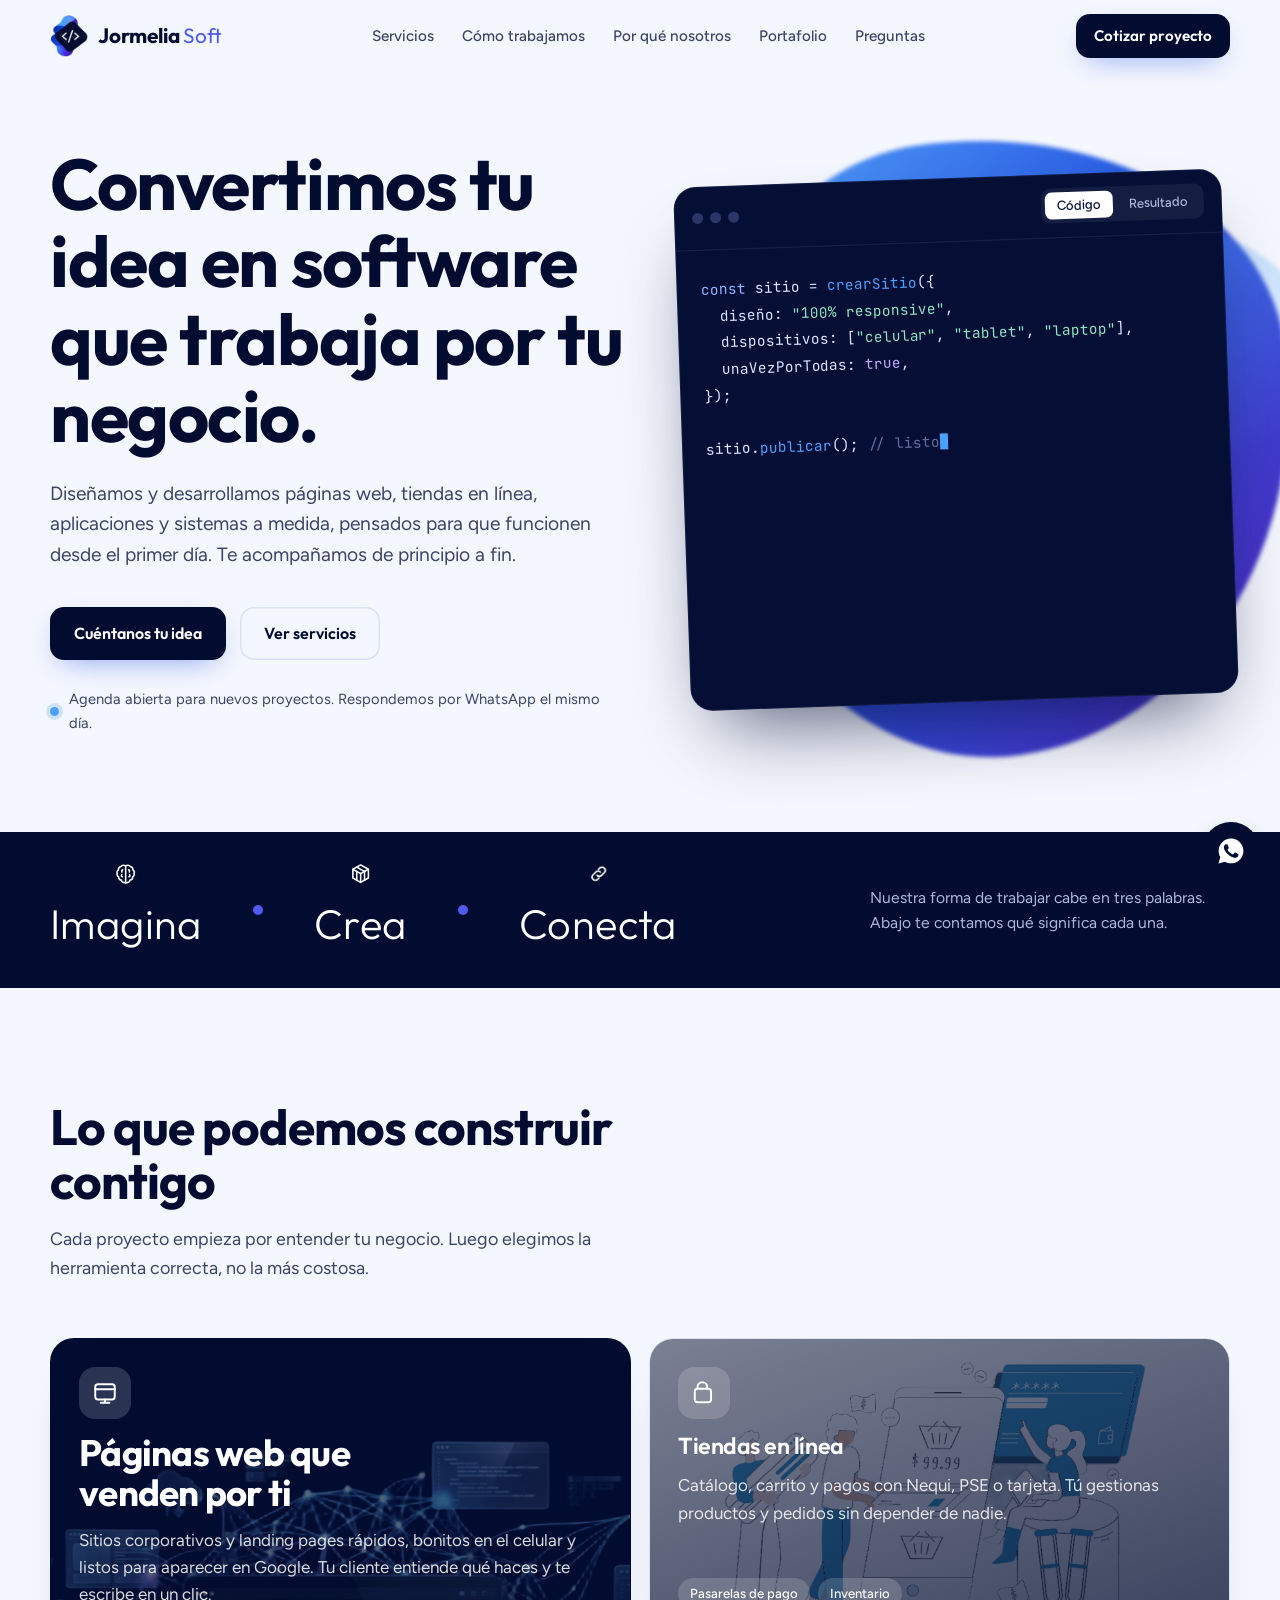
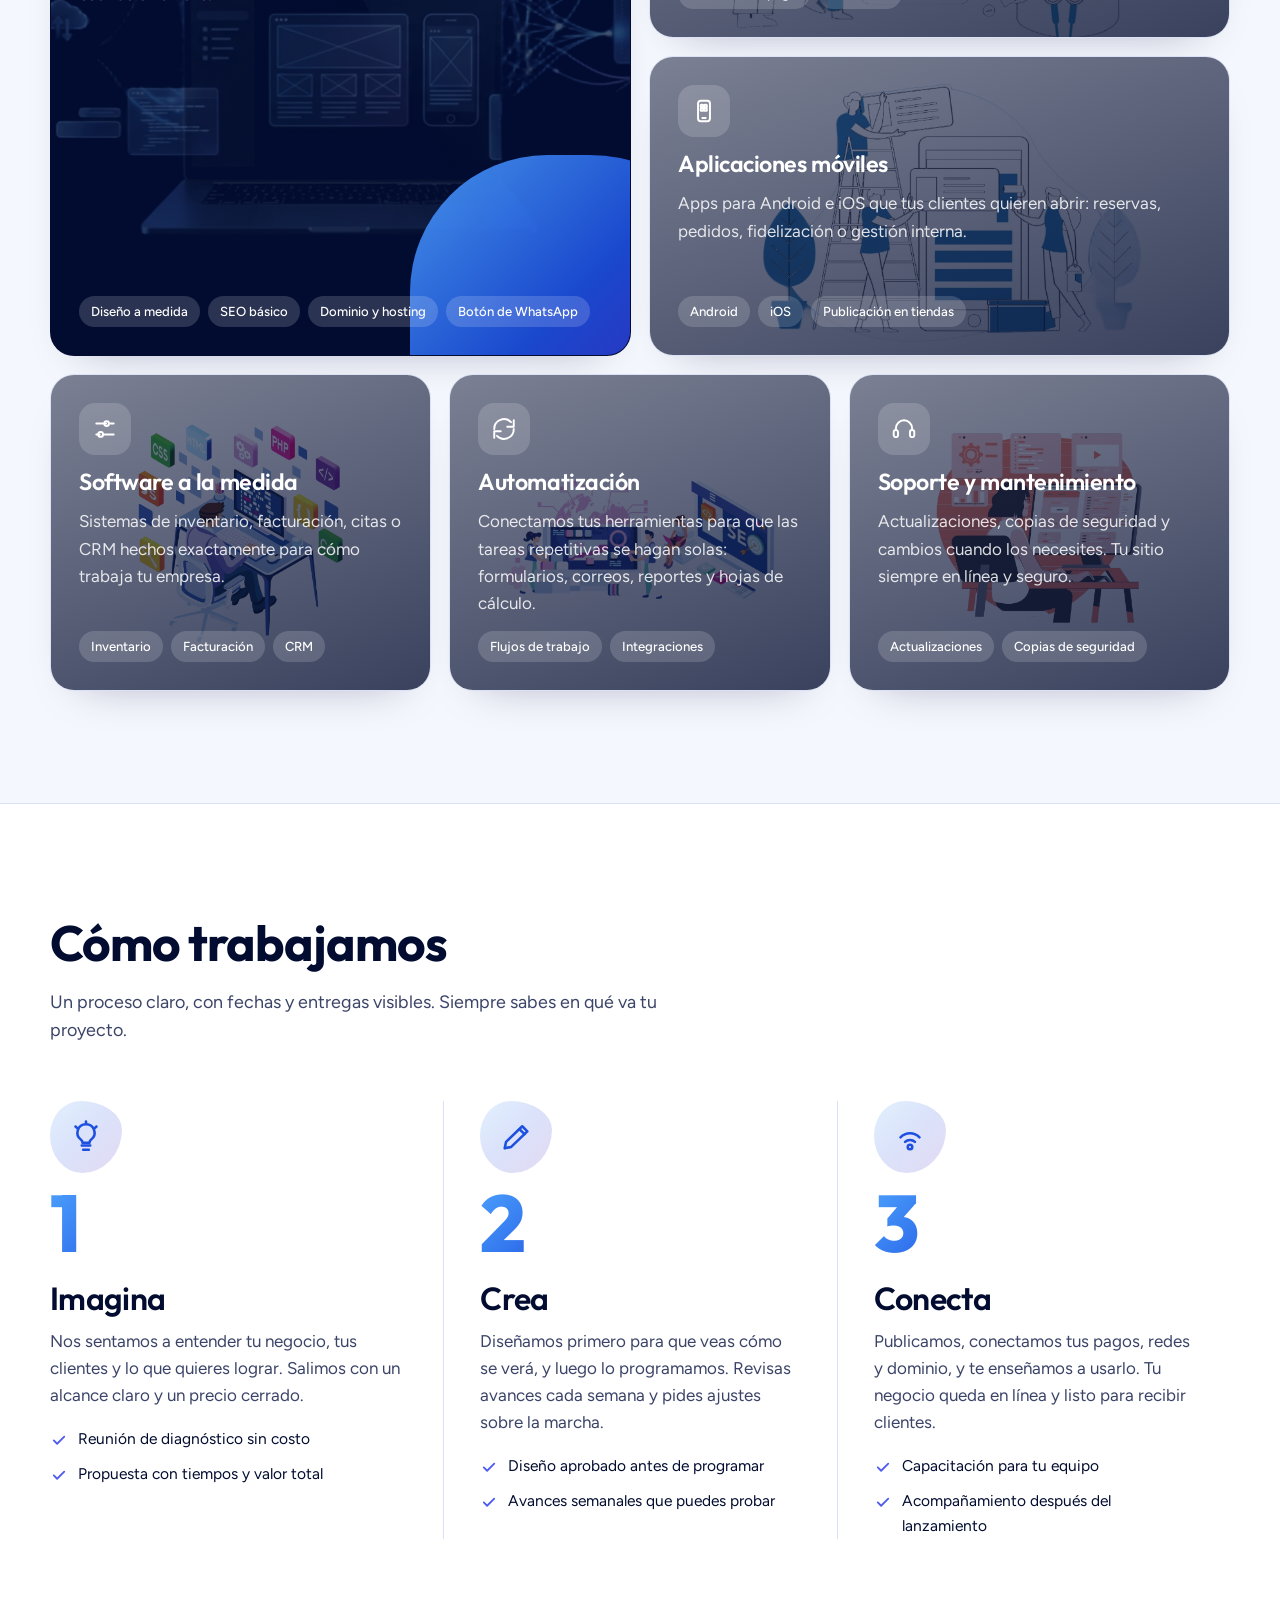
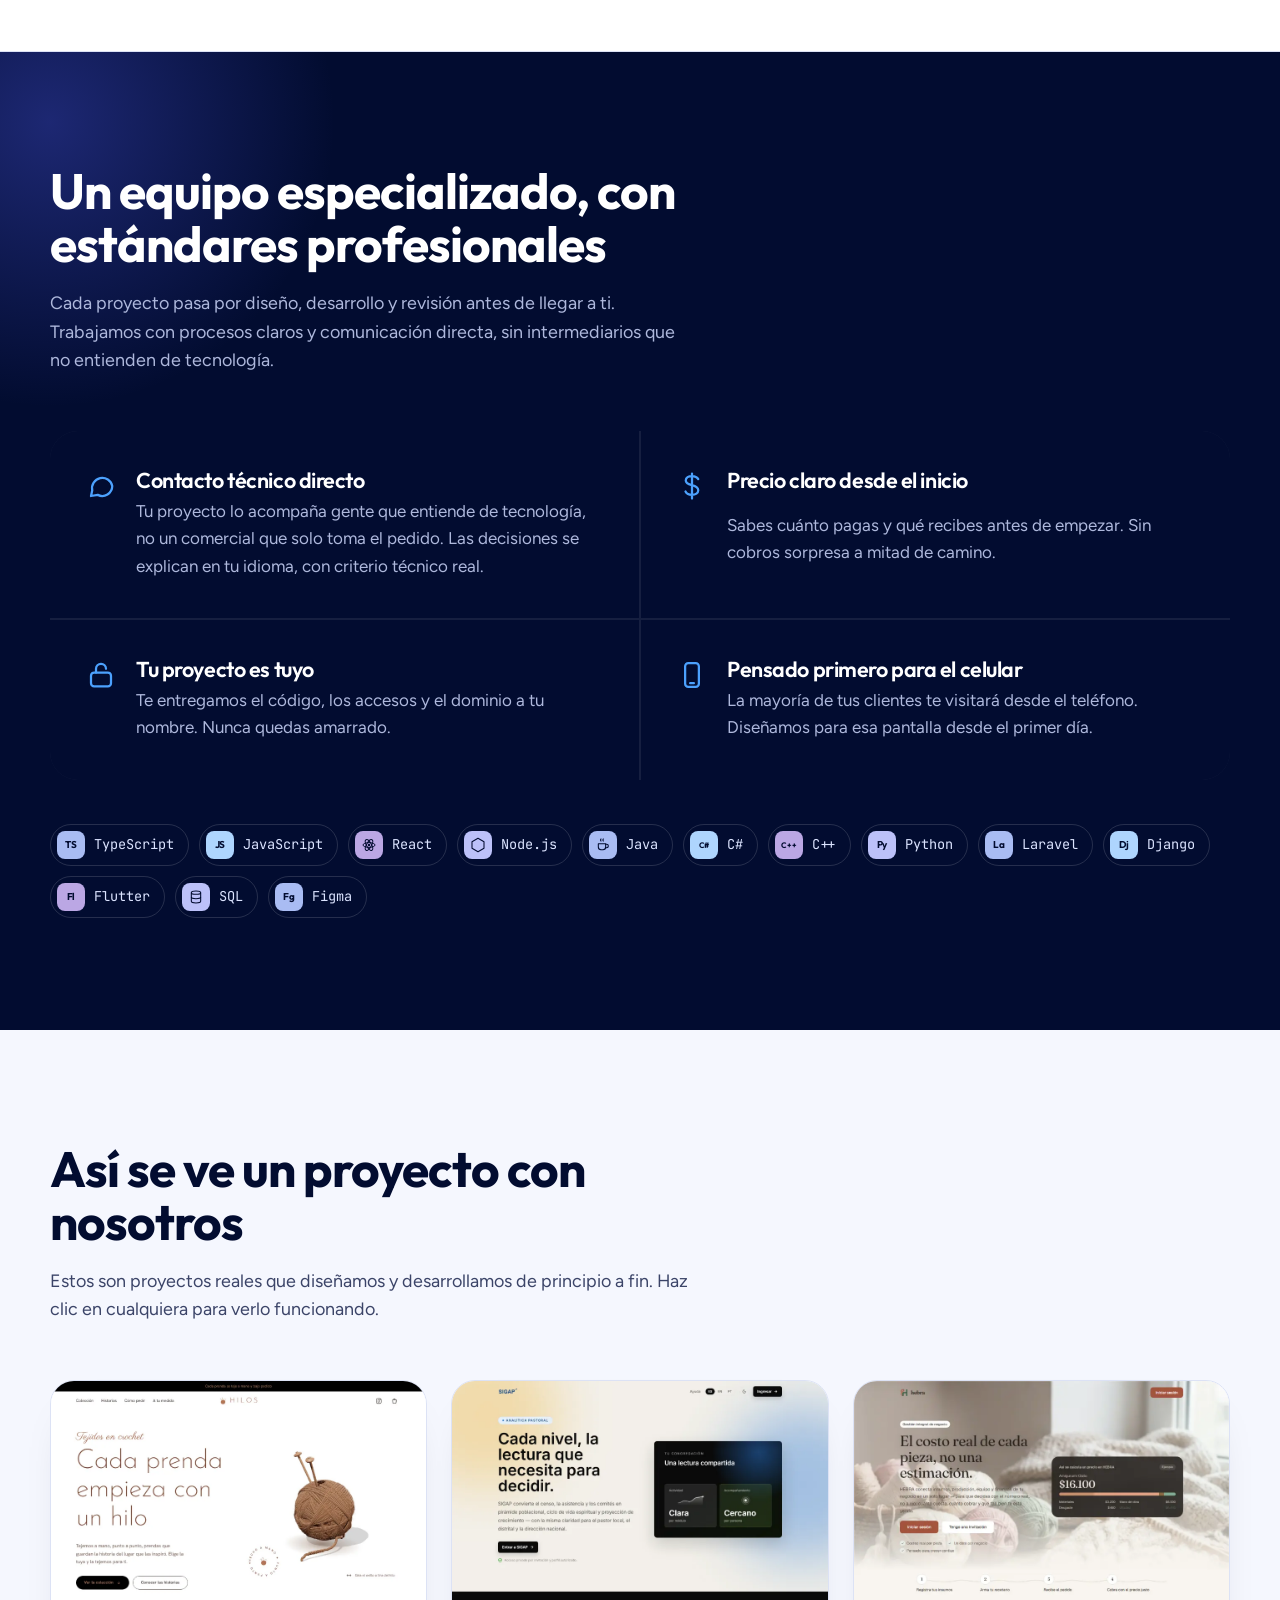
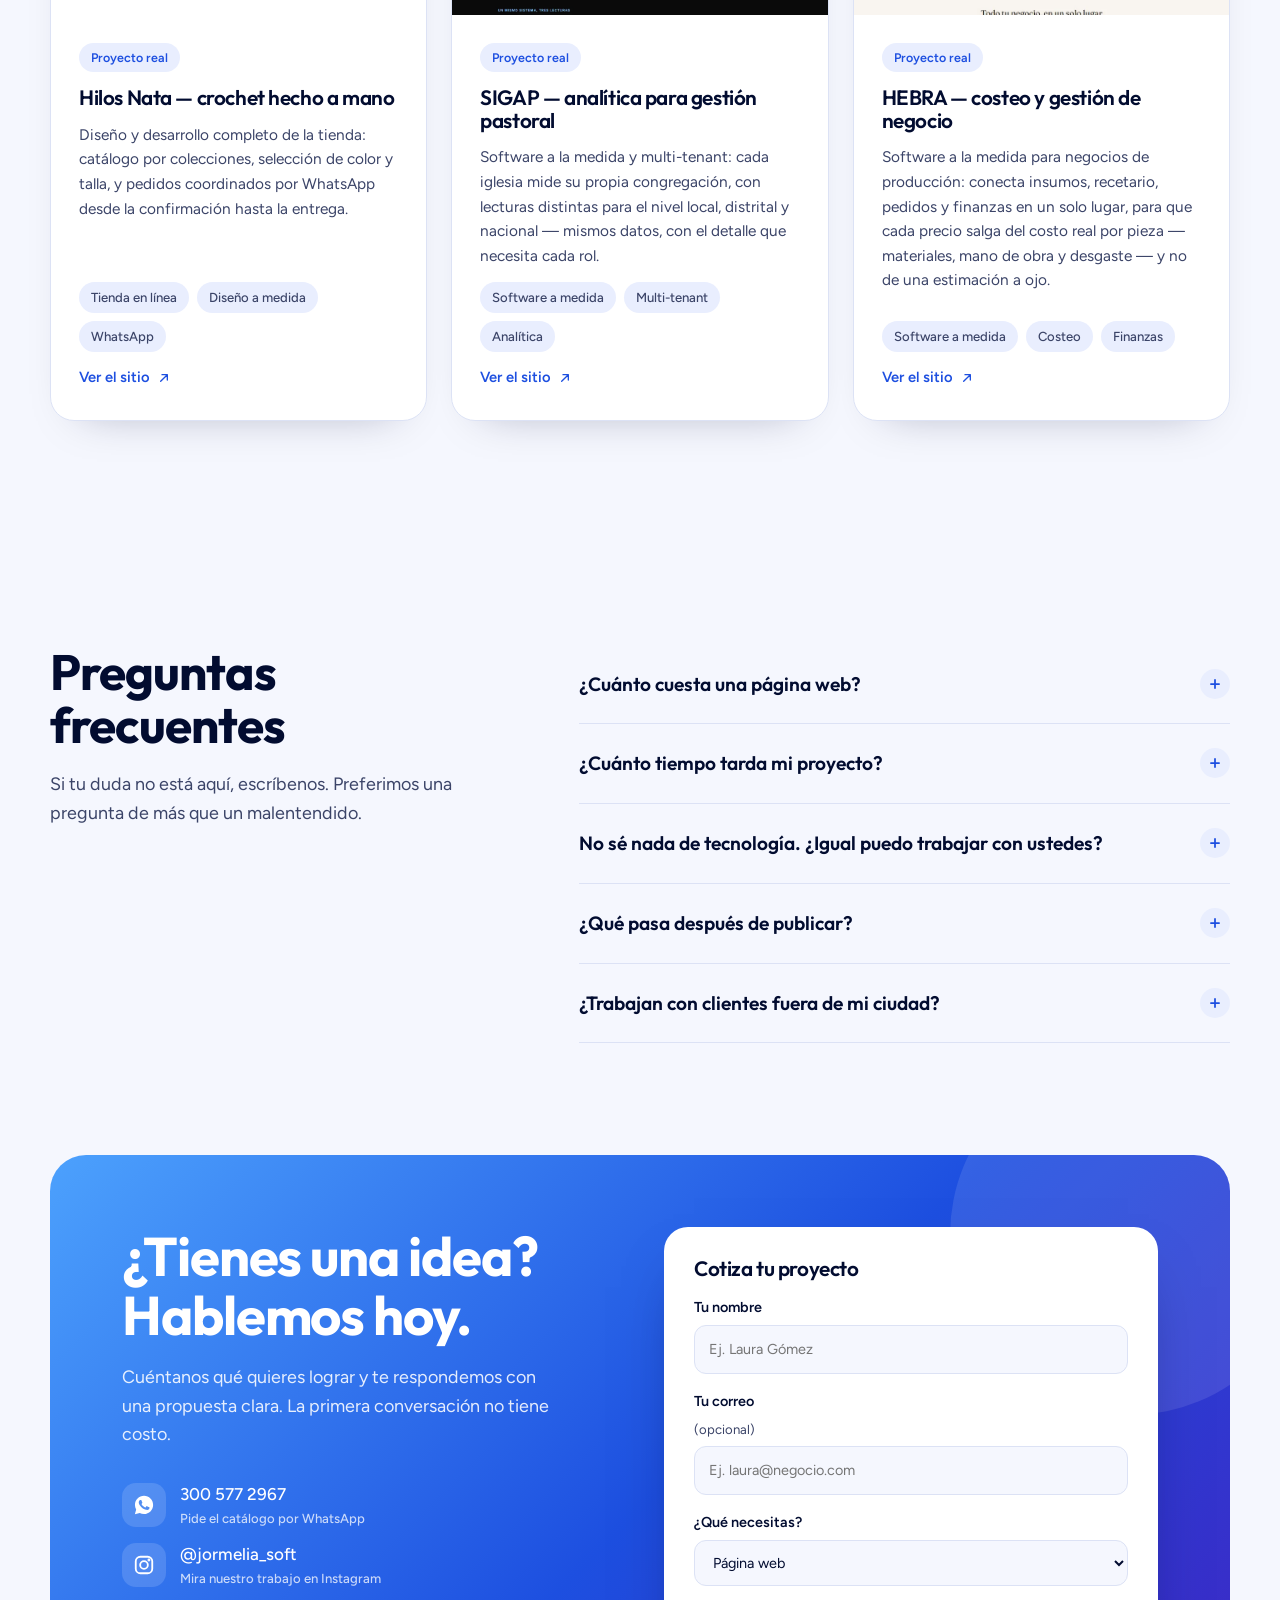
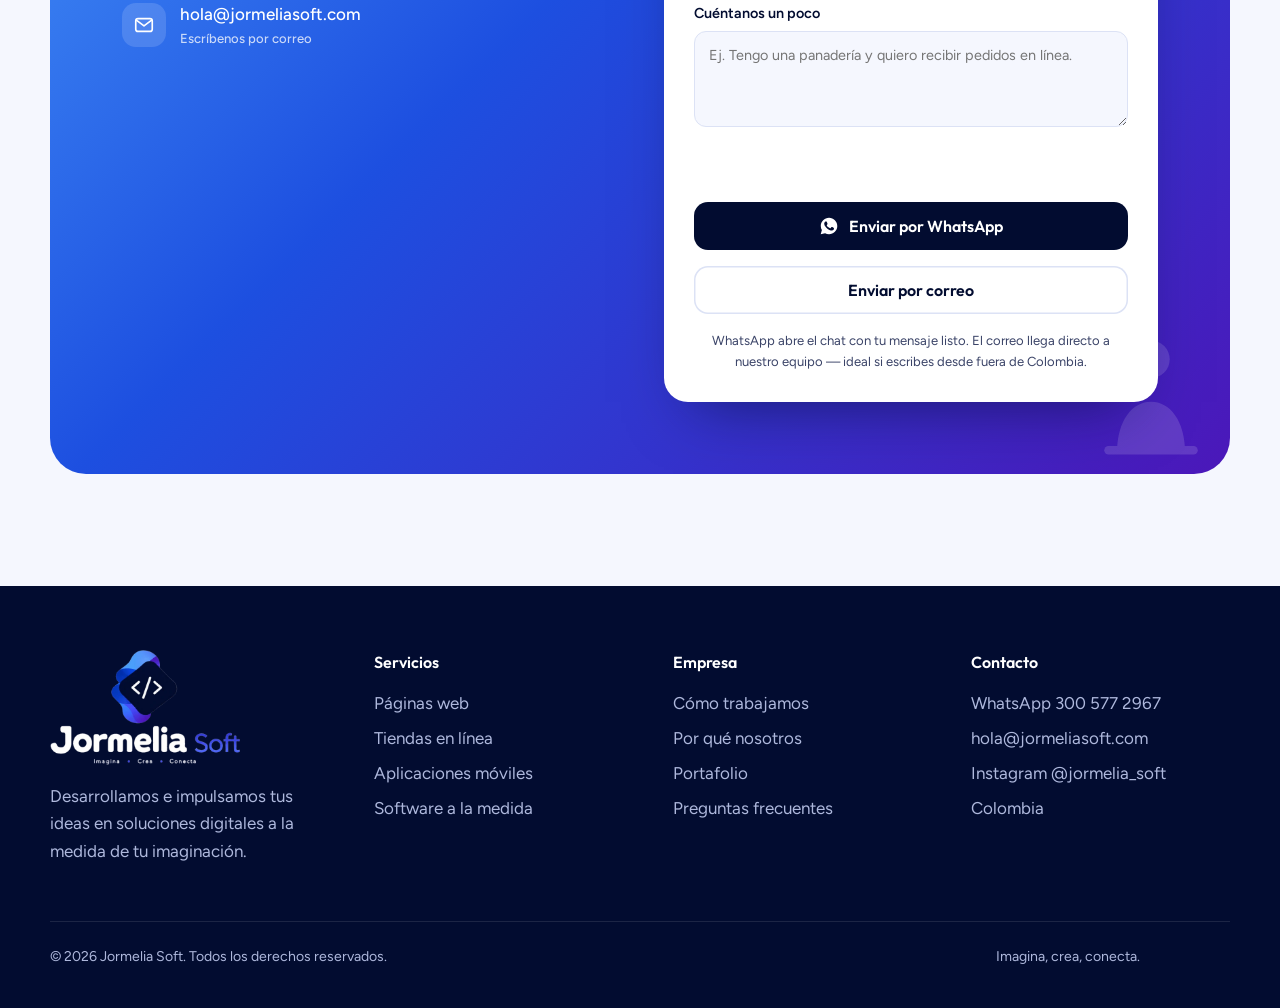
<file: index.html>
<!DOCTYPE html>
<html lang="es">
<head>
<meta charset="utf-8">
<meta name="viewport" content="width=device-width, initial-scale=1, viewport-fit=cover">
<title>Jormelia Soft · Desarrollo de software, páginas web y apps</title>
<meta name="description" content="Jormelia Soft diseña y desarrolla páginas web, tiendas en línea, aplicaciones y software a medida con estándares profesionales, para negocios en Colombia y el resto de Latinoamérica.">
<link rel="canonical" href="https://jormeliasoft.com/">
<meta name="theme-color" content="#020C30">

<meta property="og:type" content="website">
<meta property="og:site_name" content="Jormelia Soft">
<meta property="og:locale" content="es_CO">
<meta property="og:url" content="https://jormeliasoft.com/">
<meta property="og:title" content="Jormelia Soft · Desarrollo de software, páginas web y apps">
<meta property="og:description" content="Diseñamos y desarrollamos páginas web, tiendas en línea, aplicaciones y software a medida con estándares profesionales, para negocios en Colombia y Latinoamérica.">
<meta property="og:image" content="https://jormeliasoft.com/assets/img/og-image.png">
<meta property="og:image:width" content="1200">
<meta property="og:image:height" content="630">
<meta name="twitter:card" content="summary_large_image">
<meta name="twitter:title" content="Jormelia Soft · Desarrollo de software, páginas web y apps">
<meta name="twitter:description" content="Diseñamos y desarrollamos páginas web, tiendas en línea, aplicaciones y software a medida con estándares profesionales, para negocios en Colombia y Latinoamérica.">
<meta name="twitter:image" content="https://jormeliasoft.com/assets/img/og-image.png">

<link rel="preload" href="assets/fonts/outfit-variable.woff2" as="font" type="font/woff2" crossorigin>
<link rel="preload" href="assets/fonts/figtree-variable.woff2" as="font" type="font/woff2" crossorigin>
<link rel="stylesheet" href="css/styles.css?v=17">
<link rel="icon" type="image/png" sizes="16x16" href="assets/img/icons/favicon-16x16.png?v=2">
<link rel="icon" type="image/png" sizes="32x32" href="assets/img/icons/favicon-32x32.png?v=2">
<link rel="icon" type="image/png" sizes="192x192" href="assets/img/icons/icon-192.png?v=2">
<link rel="apple-touch-icon" sizes="180x180" href="assets/img/icons/apple-touch-icon.png?v=2">
<link rel="manifest" href="site.webmanifest">

<script type="application/ld+json">
{
  "@context": "https://schema.org",
  "@type": "ProfessionalService",
  "name": "Jormelia Soft",
  "url": "https://jormeliasoft.com/",
  "logo": "https://jormeliasoft.com/assets/img/logo-original-fondo-blanco.png",
  "image": "https://jormeliasoft.com/assets/img/logo-original-fondo-blanco.png",
  "description": "Desarrollo de software, páginas web, tiendas en línea y aplicaciones a medida para emprendedores y empresas.",
  "areaServed": "CO",
  "address": {"@type": "PostalAddress", "addressCountry": "CO"},
  "sameAs": ["https://www.instagram.com/jormelia_soft"],
  "contactPoint": {
    "@type": "ContactPoint",
    "contactType": "customer service",
    "telephone": "+57-300-577-2967",
    "email": "hola@jormeliasoft.com",
    "areaServed": ["CO"],
    "availableLanguage": ["Spanish"]
  }
}
</script>

<!-- Analítica: Cloudflare Web Analytics se activa sin tocar código, desde el panel de Cloudflare Pages
     (Analytics > Web Analytics > Add site) una vez desplegado el sitio.
     Si además quieres eventos personalizados (por ejemplo, clics en WhatsApp), crea una propiedad en
     Google Analytics 4, descomenta este bloque y reemplaza G-XXXXXXXXXX por tu ID de medición real.
<script async src="https://www.googletagmanager.com/gtag/js?id=G-XXXXXXXXXX"></script>
<script>
  window.dataLayer = window.dataLayer || [];
  function gtag(){dataLayer.push(arguments);}
  gtag('js', new Date());
  gtag('config', 'G-XXXXXXXXXX');
</script>
-->
</head>
<body>

<svg width="0" height="0" style="position:absolute" aria-hidden="true">
  <symbol id="i-wa" viewBox="0 0 24 24"><path fill="currentColor" d="M12.04 2C6.58 2 2.13 6.45 2.13 11.91c0 1.75.46 3.45 1.32 4.95L2.05 22l5.25-1.38c1.45.79 3.08 1.21 4.74 1.21 5.46 0 9.91-4.45 9.91-9.91C21.95 6.45 17.5 2 12.04 2Zm5.8 14.03c-.24.68-1.42 1.3-1.95 1.35-.5.05-1.13.07-1.83-.11-.42-.13-.96-.31-1.65-.61-2.9-1.25-4.8-4.17-4.94-4.36-.14-.2-1.18-1.57-1.18-3s.75-2.13 1.02-2.42c.26-.29.57-.36.77-.36h.55c.18 0 .42-.07.65.5.24.58.82 2 .89 2.15.07.14.12.31.02.5-.1.2-.14.31-.29.48-.14.17-.3.38-.43.51-.14.14-.29.3-.13.59.17.29.74 1.22 1.58 1.97 1.09.97 2 1.27 2.29 1.41.29.14.46.12.63-.07.17-.2.72-.84.92-1.13.19-.29.38-.24.65-.14.26.1 1.68.79 1.97.94.29.14.48.21.55.33.07.13.07.71-.17 1.39Z"/></symbol>
  <symbol id="i-check" viewBox="0 0 24 24"><path fill="none" stroke="currentColor" stroke-width="2.4" stroke-linecap="round" stroke-linejoin="round" d="m5 12.5 4.5 4.5L19 7.5"/></symbol>
  <symbol id="i-ig" viewBox="0 0 24 24"><g fill="none" stroke="currentColor" stroke-width="2"><rect x="3" y="3" width="18" height="18" rx="5"/><circle cx="12" cy="12" r="4.2"/><circle cx="17.4" cy="6.6" r=".6" fill="currentColor"/></g></symbol>
</svg>

<header class="nav" id="nav">
  <div class="wrap">
    <a class="brand" href="#inicio" aria-label="Jormelia Soft, inicio">
      <img src="assets/img/logo-simbolo.webp" alt="" width="38" height="42">
      <span>Jormelia<b>Soft</b></span>
    </a>
    <nav aria-label="Principal">
      <ul id="menu">
        <li><a href="#servicios">Servicios</a></li>
        <li><a href="#proceso">Cómo trabajamos</a></li>
        <li><a href="#por-que">Por qué nosotros</a></li>
        <li><a href="#portafolio">Portafolio</a></li>
        <li><a href="#preguntas">Preguntas</a></li>
        <li class="menu-cta-item"><a href="#cotizador" class="menu-cta">Cotizar proyecto</a></li>
      </ul>
    </nav>
    <a class="btn btn-primary" href="#cotizador">Cotizar proyecto</a>
    <button class="menu-btn" id="menuBtn" aria-label="Abrir menú" aria-expanded="false" aria-controls="menu">
      <svg viewBox="0 0 24 24" fill="none" stroke="currentColor" stroke-width="2" stroke-linecap="round"><path d="M4 7h16M4 12h16M4 17h10"/></svg>
    </button>
  </div>
</header>

<main id="inicio">
  <section class="hero">
    <div class="wrap">
      <div>
        <h1>Convertimos tu idea en software que trabaja por tu negocio.</h1>
        <p class="lead">Diseñamos y desarrollamos páginas web, tiendas en línea, aplicaciones y sistemas a medida, pensados para que funcionen desde el primer día. Te acompañamos de principio a fin.</p>
        <div class="actions">
          <a class="btn btn-primary" href="#contacto">Cuéntanos tu idea</a>
          <a class="btn btn-ghost" href="#servicios">Ver servicios</a>
        </div>
        <p class="note"><span class="dot-live"></span>Agenda abierta para nuevos proyectos. Respondemos por WhatsApp el mismo día.</p>
      </div>

      <div class="stage" aria-label="Ejemplo: de código a producto">
        <div class="blob" aria-hidden="true"></div>
        <div class="editor" id="editor" data-view="code">
          <div class="editor-bar">
            <div class="lights" aria-hidden="true"><i></i><i></i><i></i></div>
            <div class="tabs" role="tablist" aria-label="Vista del ejemplo">
              <button role="tab" id="tabCode" aria-selected="true">Código</button>
              <button role="tab" id="tabPrev" aria-selected="false">Resultado</button>
            </div>
          </div>
          <div class="pane source"><pre class="code" id="code" aria-label="Código de ejemplo"></pre></div>
          <div class="pane preview">
            <div class="scene-frame">
            <div class="scene" role="img" aria-label="El mismo sitio funcionando en tablet, laptop y celular">
              <div class="tablet" aria-hidden="true">
                <div class="tablet-body">
                  <div class="tablet-screen">
                    <div class="t-nav"><span class="t-logo"></span><span class="t-line" style="width:30px"></span></div>
                    <div class="t-hero">Convierte visitas en clientes.</div>
                    <div class="t-sub"></div>
                    <span class="t-btn"></span>
                  </div>
                </div>
              </div>

              <div class="laptop" aria-hidden="true">
                <div class="laptop-shell">
                  <div class="laptop-cam"></div>
                  <div class="browser">
                    <div class="browser-bar">
                      <span class="b-dot"></span><span class="b-dot"></span><span class="b-dot"></span>
                      <div class="b-url"><svg viewBox="0 0 24 24" fill="none" stroke="currentColor" stroke-width="2.5"><rect x="5" y="11" width="14" height="9" rx="2"/><path d="M8 11V8a4 4 0 0 1 8 0v3"/></svg>tunegocio.com</div>
                    </div>
                    <div class="l-screen">
                      <div class="l-nav">
                        <span class="l-logo"></span><span class="l-brand">TuNegocio</span>
                        <div class="l-links"><span></span><span></span><span></span></div>
                        <span class="l-cta">Cotizar</span>
                      </div>
                      <div class="l-hero">
                        <div class="l-hero-text">
                          <span class="l-eyebrow"><i></i>Disponible ahora</span>
                          <div class="l-h1">Convierte visitas<br>en clientes.</div>
                          <div class="l-sub w1"></div>
                          <div class="l-sub w2"></div>
                          <div class="l-btns"><span class="l-btn-a">Empezar</span><span class="l-btn-b">Ver más</span></div>
                        </div>
                        <div class="l-visual">
                          <div class="l-card c1"><div class="stat">+40%</div><div class="lab">Conversión</div></div>
                          <div class="l-card c2"><div class="dot"></div></div>
                        </div>
                      </div>
                      <div class="l-peek"><div class="card"></div><div class="card"></div><div class="card"></div></div>
                    </div>
                  </div>
                  <div class="laptop-base"></div>
                </div>
              </div>

              <div class="m-phone" aria-hidden="true">
                <div class="phone-shell">
                  <div class="phone-notch"></div>
                  <div class="p-screen">
                    <div class="p-status"><span>9:41</span><span>100%</span></div>
                    <div class="p-nav">
                      <span class="p-logo"></span>
                      <div class="p-burger"><i></i><i></i><i></i></div>
                    </div>
                    <div class="p-body">
                      <span class="p-eyebrow">Disponible ahora</span>
                      <div class="p-h1">Convierte visitas en clientes.</div>
                      <div class="p-sub w1"></div>
                      <div class="p-sub w2"></div>
                      <div class="p-btn">Empezar</div>
                      <div class="p-cardrow"><div class="p-mini"></div><div class="p-mini"></div></div>
                    </div>
                    <div class="home-ind"></div>
                  </div>
                </div>
              </div>
            </div>
            </div>
          </div>
          <div class="ok"><svg width="14" height="14"><use href="#i-check"/></svg>Publicado</div>
        </div>
      </div>
    </div>
  </section>

  <div class="band">
    <div class="wrap">
      <div class="band-words" id="bandWords">
        <span class="bw-item">
          <span class="bw-stack">
            <span class="bw-icon" aria-hidden="true"><svg viewBox="0 0 24 24" fill="none" stroke="currentColor" stroke-width="1.5" stroke-linecap="round" stroke-linejoin="round"><path d="M12 4.3C10.6 2.9 8.3 3 7.3 4.6 5.6 4.9 4.4 6.4 4.6 8.1 3.3 8.8 2.7 10.4 3.4 11.7 2.9 13.1 3.5 14.6 4.8 15.3 4.6 17 5.8 18.5 7.5 18.7 7.9 20.3 9.3 21.4 11 21.2 11.4 21.5 12.6 21.5 13 21.2 14.7 21.4 16.1 20.3 16.5 18.7 18.2 18.5 19.4 17 19.2 15.3 20.5 14.6 21.1 13.1 20.6 11.7 21.3 10.4 20.7 8.8 19.4 8.1 19.6 6.4 18.4 4.9 16.7 4.6 15.7 3 13.4 2.9 12 4.3Z"/><path d="M12 5v15.5"/><path d="M9 8c-1 .5-1.3 1.5-.8 2.3M15 8c1 .5 1.3 1.5.8 2.3"/><path d="M8 13c-.7.8-.5 1.8.5 2.2M16 13c.7.8.5 1.8-.5 2.2"/></svg></span>
            <span class="bw-text">Imagina</span>
          </span>
        </span>
        <span class="bw-item">
          <span class="bw-stack">
            <span class="bw-icon" aria-hidden="true"><svg viewBox="0 0 24 24" fill="none" stroke="currentColor" stroke-width="1.6" stroke-linecap="round" stroke-linejoin="round"><path d="M12 3 20 7.5 20 16.5 12 21 4 16.5 4 7.5Z"/><path d="M4 7.5 12 12 20 7.5"/><path d="M12 12 12 21"/><path d="M8 5.25 16 9.75"/><path d="M16 9.75 16 18.75"/><path d="M8 9.75 8 18.75"/></svg></span>
            <span class="bw-text">Crea</span>
          </span>
        </span>
        <span class="bw-item">
          <span class="bw-stack">
            <span class="bw-icon" aria-hidden="true"><svg viewBox="0 0 24 24" fill="none" stroke="currentColor" stroke-width="1.8" stroke-linecap="round" stroke-linejoin="round"><g class="chain-l"><path d="M13.7 10.3a3.3 3.3 0 0 0-4.7 0l-2.8 2.8a3.3 3.3 0 0 0 4.7 4.7l1.4-1.4"/></g><g class="chain-r"><path d="M10.3 13.7a3.3 3.3 0 0 0 4.7 0l2.8-2.8a3.3 3.3 0 0 0-4.7-4.7l-1.4 1.4"/></g></svg></span>
            <span class="bw-text">Conecta</span>
          </span>
        </span>
      </div>
      <p>Nuestra forma de trabajar cabe en tres palabras. Abajo te contamos qué significa cada una.</p>
    </div>
  </div>

  <section class="block" id="servicios">
    <div class="wrap">
      <div class="head">
        <h2>Lo que podemos construir contigo</h2>
        <p>Cada proyecto empieza por entender tu negocio. Luego elegimos la herramienta correcta, no la más costosa.</p>
      </div>
      <div class="services">
        <article class="svc feature photo">
          <div class="svc-illus" style="background-image:url('assets/img/illustrations/webdesign.webp')" aria-hidden="true"></div>
          <div class="svc-body">
            <div class="ico"><svg viewBox="0 0 24 24" fill="none" stroke="currentColor" stroke-width="1.8" stroke-linecap="round" stroke-linejoin="round"><rect x="3" y="4" width="18" height="14" rx="2.5"/><path d="M3 8.5h18M8 21h8M12 18v3"/></svg></div>
            <h3>Páginas web que venden por ti</h3>
            <p>Sitios corporativos y landing pages rápidos, bonitos en el celular y listos para aparecer en Google. Tu cliente entiende qué haces y te escribe en un clic.</p>
            <ul class="tags"><li>Diseño a medida</li><li>SEO básico</li><li>Dominio y hosting</li><li>Botón de WhatsApp</li></ul>
          </div>
        </article>
        <article class="svc wide photo">
          <div class="svc-body">
            <div class="ico ico-cobalt"><svg viewBox="0 0 24 24" fill="none" stroke="currentColor" stroke-width="1.8" stroke-linecap="round" stroke-linejoin="round"><path d="M6 8V6.5a4.5 4.5 0 0 1 9 0V8"/><rect x="3.5" y="8" width="15" height="12.5" rx="2.5"/></svg></div>
            <h3>Tiendas en línea</h3>
            <p>Catálogo, carrito y pagos con Nequi, PSE o tarjeta. Tú gestionas productos y pedidos sin depender de nadie.</p>
            <ul class="tags"><li>Pasarelas de pago</li><li>Inventario</li></ul>
          </div>
          <div class="svc-illus" style="background-image:url('assets/img/illustrations/tienda.webp')" aria-hidden="true"></div>
        </article>
        <article class="svc wide photo">
          <div class="svc-body">
            <div class="ico ico-violet"><svg viewBox="0 0 24 24" fill="none" stroke="currentColor" stroke-width="1.8" stroke-linecap="round" stroke-linejoin="round"><rect x="6.5" y="2.5" width="11" height="19" rx="2.5"/><rect x="8.9" y="6.2" width="2.4" height="2.4" rx=".6"/><rect x="12.2" y="6.2" width="2.4" height="2.4" rx=".6"/><rect x="8.9" y="9.5" width="2.4" height="2.4" rx=".6"/><rect x="12.2" y="9.5" width="2.4" height="2.4" rx=".6"/><path d="M10.5 18.5h3"/></svg></div>
            <h3>Aplicaciones móviles</h3>
            <p>Apps para Android e iOS que tus clientes quieren abrir: reservas, pedidos, fidelización o gestión interna.</p>
            <ul class="tags"><li>Android</li><li>iOS</li><li>Publicación en tiendas</li></ul>
          </div>
          <div class="svc-illus" style="background-image:url('assets/img/illustrations/apps.webp')" aria-hidden="true"></div>
        </article>
        <article class="svc third photo">
          <div class="svc-illus" style="background-image:url('assets/img/illustrations/software.webp')" aria-hidden="true"></div>
          <div class="svc-body">
            <div class="ico ico-soft"><svg viewBox="0 0 24 24" fill="none" stroke="currentColor" stroke-width="1.8" stroke-linecap="round" stroke-linejoin="round"><path d="M4 7h9M17 7h3M4 17h3M11 17h9"/><circle cx="13.5" cy="7" r="2.2"/><circle cx="8" cy="17" r="2.2"/></svg></div>
            <h3>Software a la medida</h3>
            <p>Sistemas de inventario, facturación, citas o CRM hechos exactamente para cómo trabaja tu empresa.</p>
            <ul class="tags"><li>Inventario</li><li>Facturación</li><li>CRM</li></ul>
          </div>
        </article>
        <article class="svc third photo">
          <div class="svc-illus" style="background-image:url('assets/img/illustrations/automatizacion.webp')" aria-hidden="true"></div>
          <div class="svc-body">
            <div class="ico ico-azure"><svg viewBox="0 0 24 24" fill="none" stroke="currentColor" stroke-width="1.8" stroke-linecap="round" stroke-linejoin="round"><path d="M21 12a9 9 0 0 1-15.5 6.36"/><path d="M3 12a9 9 0 0 1 15.5-6.36"/><path d="M21 4v6h-6"/><path d="M3 20v-6h6"/></svg></div>
            <h3>Automatización</h3>
            <p>Conectamos tus herramientas para que las tareas repetitivas se hagan solas: formularios, correos, reportes y hojas de cálculo.</p>
            <ul class="tags"><li>Flujos de trabajo</li><li>Integraciones</li></ul>
          </div>
        </article>
        <article class="svc third photo">
          <div class="svc-illus" style="background-image:url('assets/img/illustrations/soporte.webp')" aria-hidden="true"></div>
          <div class="svc-body">
          <div class="ico ico-cobalt"><svg viewBox="0 0 24 24" fill="none" stroke="currentColor" stroke-width="1.8" stroke-linecap="round" stroke-linejoin="round"><path d="M4.5 13v-1.5a7.5 7.5 0 0 1 15 0V13"/><rect x="2.5" y="13" width="4" height="6.5" rx="2"/><rect x="17.5" y="13" width="4" height="6.5" rx="2"/></svg></div>
          <h3>Soporte y mantenimiento</h3>
          <p>Actualizaciones, copias de seguridad y cambios cuando los necesites. Tu sitio siempre en línea y seguro.</p>
          <ul class="tags"><li>Actualizaciones</li><li>Copias de seguridad</li></ul>
          </div>
        </article>
      </div>
    </div>
  </section>

  <section class="block process" id="proceso">
    <div class="wrap">
      <div class="head">
        <h2>Cómo trabajamos</h2>
        <p>Un proceso claro, con fechas y entregas visibles. Siempre sabes en qué va tu proyecto.</p>
      </div>
      <div class="steps">
        <div class="step">
          <div class="blob-badge" aria-hidden="true"><svg viewBox="0 0 24 24" fill="none" stroke="currentColor" stroke-width="1.8" stroke-linecap="round" stroke-linejoin="round"><path d="M9 18h6M10 21h4"/><path d="M12 3a6 6 0 0 0-3.5 10.9c.6.45 1 1.15 1 1.9V16h5v-.2c0-.75.4-1.45 1-1.9A6 6 0 0 0 12 3Z"/><path d="M12 1v1.4M4.6 4.6l1 1M19.4 4.6l-1 1"/></svg></div>
          <div class="n" aria-hidden="true">1</div>
          <h3>Imagina</h3>
          <p>Nos sentamos a entender tu negocio, tus clientes y lo que quieres lograr. Salimos con un alcance claro y un precio cerrado.</p>
          <ul>
            <li><svg><use href="#i-check"/></svg>Reunión de diagnóstico sin costo</li>
            <li><svg><use href="#i-check"/></svg>Propuesta con tiempos y valor total</li>
          </ul>
        </div>
        <div class="step">
          <div class="blob-badge" aria-hidden="true"><svg viewBox="0 0 24 24" fill="none" stroke="currentColor" stroke-width="1.8" stroke-linecap="round" stroke-linejoin="round"><path d="M4 20l1-4.6L16.4 4.4l3.6 3.6L8.6 19 4 20Z"/><path d="M14.4 6.4 18 10"/></svg></div>
          <div class="n" aria-hidden="true">2</div>
          <h3>Crea</h3>
          <p>Diseñamos primero para que veas cómo se verá, y luego lo programamos. Revisas avances cada semana y pides ajustes sobre la marcha.</p>
          <ul>
            <li><svg><use href="#i-check"/></svg>Diseño aprobado antes de programar</li>
            <li><svg><use href="#i-check"/></svg>Avances semanales que puedes probar</li>
          </ul>
        </div>
        <div class="step">
          <div class="blob-badge" aria-hidden="true"><svg viewBox="0 0 24 24" fill="none" stroke="currentColor" stroke-width="1.8" stroke-linecap="round" stroke-linejoin="round"><circle cx="12" cy="19" r="1.6"/><path d="M8.5 15.5a5 5 0 0 1 7 0"/><path d="M5.3 12.3a9.2 9.2 0 0 1 13.4 0"/></svg></div>
          <div class="n" aria-hidden="true">3</div>
          <h3>Conecta</h3>
          <p>Publicamos, conectamos tus pagos, redes y dominio, y te enseñamos a usarlo. Tu negocio queda en línea y listo para recibir clientes.</p>
          <ul>
            <li><svg><use href="#i-check"/></svg>Capacitación para tu equipo</li>
            <li><svg><use href="#i-check"/></svg>Acompañamiento después del lanzamiento</li>
          </ul>
        </div>
      </div>
    </div>
  </section>

  <section class="block why" id="por-que">
    <div class="wrap">
      <div class="head">
        <h2>Un equipo especializado, con estándares profesionales</h2>
        <p>Cada proyecto pasa por diseño, desarrollo y revisión antes de llegar a ti. Trabajamos con procesos claros y comunicación directa, sin intermediarios que no entienden de tecnología.</p>
      </div>
      <div class="why-grid">
        <div class="why-item">
          <svg viewBox="0 0 24 24" fill="none" stroke="currentColor" stroke-width="1.8" stroke-linecap="round" stroke-linejoin="round"><path d="M21 12a8 8 0 0 1-11.6 7.1L4 20l1-4.6A8 8 0 1 1 21 12z"/></svg>
          <h3>Contacto técnico directo</h3>
          <p>Tu proyecto lo acompaña gente que entiende de tecnología, no un comercial que solo toma el pedido. Las decisiones se explican en tu idioma, con criterio técnico real.</p>
        </div>
        <div class="why-item">
          <svg viewBox="0 0 24 24" fill="none" stroke="currentColor" stroke-width="1.8" stroke-linecap="round" stroke-linejoin="round"><path d="M12 2v20M17 6.5c-.8-1.5-2.7-2.5-5-2.5-2.8 0-5 1.4-5 3.6 0 5 10 2.4 10 7.8 0 2.2-2.2 3.6-5 3.6-2.5 0-4.4-1-5.2-2.6"/></svg>
          <h3>Precio claro desde el inicio</h3>
          <p>Sabes cuánto pagas y qué recibes antes de empezar. Sin cobros sorpresa a mitad de camino.</p>
        </div>
        <div class="why-item">
          <svg viewBox="0 0 24 24" fill="none" stroke="currentColor" stroke-width="1.8" stroke-linecap="round" stroke-linejoin="round"><rect x="4" y="10" width="16" height="11" rx="2.5"/><path d="M8 10V7a4 4 0 0 1 8 0"/></svg>
          <h3>Tu proyecto es tuyo</h3>
          <p>Te entregamos el código, los accesos y el dominio a tu nombre. Nunca quedas amarrado.</p>
        </div>
        <div class="why-item">
          <svg viewBox="0 0 24 24" fill="none" stroke="currentColor" stroke-width="1.8" stroke-linecap="round" stroke-linejoin="round"><rect x="6.5" y="2.5" width="11" height="19" rx="2.5"/><path d="M10.5 18.5h3"/></svg>
          <h3>Pensado primero para el celular</h3>
          <p>La mayoría de tus clientes te visitará desde el teléfono. Diseñamos para esa pantalla desde el primer día.</p>
        </div>
      </div>
      <div class="stack" aria-label="Tecnologías que usamos">
        <span class="tech"><span class="tech-ico tech-cobalt">TS</span>TypeScript</span>
        <span class="tech"><span class="tech-ico tech-azure">JS</span>JavaScript</span>
        <span class="tech"><span class="tech-ico tech-violet"><svg viewBox="0 0 24 24" fill="none" stroke="currentColor" stroke-width="1.5"><circle cx="12" cy="12" r="1.8" fill="currentColor" stroke="none"/><ellipse cx="12" cy="12" rx="9" ry="3.6"/><ellipse cx="12" cy="12" rx="9" ry="3.6" transform="rotate(60 12 12)"/><ellipse cx="12" cy="12" rx="9" ry="3.6" transform="rotate(120 12 12)"/></svg></span>React</span>
        <span class="tech"><span class="tech-ico tech-soft"><svg viewBox="0 0 24 24" fill="none" stroke="currentColor" stroke-width="1.6" stroke-linejoin="round"><path d="M12 2 21 7v10l-9 5-9-5V7Z"/></svg></span>Node.js</span>
        <span class="tech"><span class="tech-ico tech-cobalt"><svg viewBox="0 0 24 24" fill="none" stroke="currentColor" stroke-width="1.6" stroke-linecap="round" stroke-linejoin="round"><path d="M5 10h11v5a4 4 0 0 1-4 4H9a4 4 0 0 1-4-4Z"/><path d="M16 11h1.5a2.5 2.5 0 0 1 0 5H16"/><path d="M9 3c-1 1-1 2 0 3M12.5 3c-1 1-1 2 0 3"/></svg></span>Java</span>
        <span class="tech"><span class="tech-ico tech-azure txt-sm">C#</span>C#</span>
        <span class="tech"><span class="tech-ico tech-violet txt-sm">C++</span>C++</span>
        <span class="tech"><span class="tech-ico tech-soft">Py</span>Python</span>
        <span class="tech"><span class="tech-ico tech-cobalt">La</span>Laravel</span>
        <span class="tech"><span class="tech-ico tech-azure">Dj</span>Django</span>
        <span class="tech"><span class="tech-ico tech-violet">Fl</span>Flutter</span>
        <span class="tech"><span class="tech-ico tech-soft"><svg viewBox="0 0 24 24" fill="none" stroke="currentColor" stroke-width="1.6"><ellipse cx="12" cy="5.5" rx="7" ry="2.5"/><path d="M5 5.5v13c0 1.4 3.1 2.5 7 2.5s7-1.1 7-2.5v-13"/><path d="M5 12c0 1.4 3.1 2.5 7 2.5s7-1.1 7-2.5"/></svg></span>SQL</span>
        <span class="tech"><span class="tech-ico tech-cobalt">Fg</span>Figma</span>
      </div>
    </div>
  </section>

  <section class="block portfolio" id="portafolio">
    <div class="wrap">
      <div class="head">
        <h2>Así se ve un proyecto con nosotros</h2>
        <p>Estos son proyectos reales que diseñamos y desarrollamos de principio a fin. Haz clic en cualquiera para verlo funcionando.</p>
      </div>
      <div class="cases">
        <article class="case">
          <a class="case-shot" href="https://hilosnata.com/" target="_blank" rel="noopener">
            <img src="assets/img/portfolio/hilos-nata.webp" alt="Sitio de Hilos Nata, tienda de crochet hecho a mano" width="900" height="560" loading="lazy" decoding="async">
          </a>
          <div class="case-body">
            <span class="case-tag">Proyecto real</span>
            <h3>Hilos Nata — crochet hecho a mano</h3>
            <p>Diseño y desarrollo completo de la tienda: catálogo por colecciones, selección de color y talla, y pedidos coordinados por WhatsApp desde la confirmación hasta la entrega.</p>
            <ul class="tags"><li>Tienda en línea</li><li>Diseño a medida</li><li>WhatsApp</li></ul>
            <a class="case-link" href="https://hilosnata.com/" target="_blank" rel="noopener">Ver el sitio <svg viewBox="0 0 24 24" fill="none" stroke="currentColor" stroke-width="2" stroke-linecap="round" stroke-linejoin="round"><path d="M7 17 17 7M9 7h8v8"/></svg></a>
          </div>
        </article>
        <article class="case">
          <a class="case-shot" href="https://sigap.com.co/" target="_blank" rel="noopener">
            <img src="assets/img/portfolio/sigap.webp" alt="Sitio de SIGAP, sistema de gestión y analítica pastoral" width="900" height="560" loading="lazy" decoding="async">
          </a>
          <div class="case-body">
            <span class="case-tag">Proyecto real</span>
            <h3>SIGAP — analítica para gestión pastoral</h3>
            <p>Software a la medida y multi-tenant: cada iglesia mide su propia congregación, con lecturas distintas para el nivel local, distrital y nacional — mismos datos, con el detalle que necesita cada rol.</p>
            <ul class="tags"><li>Software a medida</li><li>Multi-tenant</li><li>Analítica</li></ul>
            <a class="case-link" href="https://sigap.com.co/" target="_blank" rel="noopener">Ver el sitio <svg viewBox="0 0 24 24" fill="none" stroke="currentColor" stroke-width="2" stroke-linecap="round" stroke-linejoin="round"><path d="M7 17 17 7M9 7h8v8"/></svg></a>
          </div>
        </article>
        <article class="case">
          <a class="case-shot" href="https://hebrasoft.com/" target="_blank" rel="noopener">
            <img src="assets/img/portfolio/hebra.webp" alt="Sitio de HEBRA, software de costeo y gestión de negocio" width="900" height="560" loading="lazy" decoding="async">
          </a>
          <div class="case-body">
            <span class="case-tag">Proyecto real</span>
            <h3>HEBRA — costeo y gestión de negocio</h3>
            <p>Software a la medida para negocios de producción: conecta insumos, recetario, pedidos y finanzas en un solo lugar, para que cada precio salga del costo real por pieza — materiales, mano de obra y desgaste — y no de una estimación a ojo.</p>
            <ul class="tags"><li>Software a medida</li><li>Costeo</li><li>Finanzas</li></ul>
            <a class="case-link" href="https://hebrasoft.com/" target="_blank" rel="noopener">Ver el sitio <svg viewBox="0 0 24 24" fill="none" stroke="currentColor" stroke-width="2" stroke-linecap="round" stroke-linejoin="round"><path d="M7 17 17 7M9 7h8v8"/></svg></a>
          </div>
        </article>
      </div>
    </div>
  </section>

  <section class="block" id="preguntas">
    <div class="wrap faq-grid">
      <div class="head">
        <h2>Preguntas frecuentes</h2>
        <p>Si tu duda no está aquí, escríbenos. Preferimos una pregunta de más que un malentendido.</p>
      </div>
      <div>
        <details>
          <summary>¿Cuánto cuesta una página web?<span class="pm"><svg width="14" height="14" viewBox="0 0 24 24" fill="none" stroke="currentColor" stroke-width="3" stroke-linecap="round"><path d="M12 5v14M5 12h14"/></svg></span></summary>
          <p>Depende de lo que necesites: una landing page no cuesta lo mismo que una tienda con pagos. Después de una conversación corta te enviamos una propuesta con el valor total, sin letra pequeña. También puedes pedirnos el catálogo por WhatsApp.</p>
        </details>
        <details>
          <summary>¿Cuánto tiempo tarda mi proyecto?<span class="pm"><svg width="14" height="14" viewBox="0 0 24 24" fill="none" stroke="currentColor" stroke-width="3" stroke-linecap="round"><path d="M12 5v14M5 12h14"/></svg></span></summary>
          <p>Una página informativa suele estar lista en pocas semanas. Tiendas, apps y sistemas a medida toman más. En la propuesta verás un cronograma con fechas de entrega para cada etapa.</p>
        </details>
        <details>
          <summary>No sé nada de tecnología. ¿Igual puedo trabajar con ustedes?<span class="pm"><svg width="14" height="14" viewBox="0 0 24 24" fill="none" stroke="currentColor" stroke-width="3" stroke-linecap="round"><path d="M12 5v14M5 12h14"/></svg></span></summary>
          <p>Claro. Tú conoces tu negocio y nosotros la tecnología. Te explicamos todo en palabras sencillas y al final te enseñamos a manejar lo que construimos.</p>
        </details>
        <details>
          <summary>¿Qué pasa después de publicar?<span class="pm"><svg width="14" height="14" viewBox="0 0 24 24" fill="none" stroke="currentColor" stroke-width="3" stroke-linecap="round"><path d="M12 5v14M5 12h14"/></svg></span></summary>
          <p>Seguimos contigo. Incluimos un periodo de acompañamiento para resolver dudas y corregir detalles, y ofrecemos planes de mantenimiento si quieres que nos encarguemos de todo.</p>
        </details>
        <details>
          <summary>¿Trabajan con clientes fuera de mi ciudad?<span class="pm"><svg width="14" height="14" viewBox="0 0 24 24" fill="none" stroke="currentColor" stroke-width="3" stroke-linecap="round"><path d="M12 5v14M5 12h14"/></svg></span></summary>
          <p>Sí. Trabajamos de forma remota con clientes de todo el país y del exterior, con reuniones por videollamada y comunicación directa por WhatsApp.</p>
        </details>
      </div>
    </div>
  </section>

  <section class="contact" id="contacto">
    <div class="wrap">
      <div class="cta">
        <svg class="cta-illustration" viewBox="0 0 200 200" fill="currentColor" aria-hidden="true">
          <circle cx="100" cy="58" r="22"/>
          <path d="M60 168c0-38 18-60 40-60s40 22 40 60Z"/>
          <rect x="45" y="160" width="110" height="10" rx="5"/>
          <path d="M82 150h36l6 10H76Z"/>
          <rect x="84" y="122" width="32" height="30" rx="3" transform="rotate(-4 100 137)"/>
        </svg>
        <div>
          <h2>¿Tienes una idea? Hablemos hoy.</h2>
          <p class="sub">Cuéntanos qué quieres lograr y te respondemos con una propuesta clara. La primera conversación no tiene costo.</p>
          <div class="channels">
            <a href="https://wa.me/573005772967?text=Hola%20Jormelia%20Soft%2C%20quiero%20ver%20el%20cat%C3%A1logo%20de%20servicios" target="_blank" rel="noopener">
              <span class="i"><svg><use href="#i-wa"/></svg></span>
              <span>300 577 2967<small>Pide el catálogo por WhatsApp</small></span>
            </a>
            <a href="https://www.instagram.com/jormelia_soft" target="_blank" rel="noopener">
              <span class="i"><svg><use href="#i-ig"/></svg></span>
              <span>@jormelia_soft<small>Mira nuestro trabajo en Instagram</small></span>
            </a>
            <a href="mailto:hola@jormeliasoft.com">
              <span class="i"><svg viewBox="0 0 24 24" fill="none" stroke="currentColor" stroke-width="1.8" stroke-linecap="round" stroke-linejoin="round"><rect x="3" y="5" width="18" height="14" rx="2.5"/><path d="m4 7 8 6 8-6"/></svg></span>
              <span>hola@jormeliasoft.com<small>Escríbenos por correo</small></span>
            </a>
          </div>
        </div>
        <form id="form" novalidate>
          <h3>Cotiza tu proyecto</h3>
          <label>Tu nombre<input id="fNombre" autocomplete="name" placeholder="Ej. Laura Gómez"></label>
          <label>Tu correo <span class="opt">(opcional)</span><input id="fCorreo" type="email" autocomplete="email" placeholder="Ej. laura@negocio.com"></label>
          <label>¿Qué necesitas?
            <select id="fServicio">
              <option>Página web</option><option>Tienda en línea</option><option>Aplicación móvil</option>
              <option>Software a la medida</option><option>Automatización</option><option>Soporte y mantenimiento</option><option>Aún no lo sé</option>
            </select>
          </label>
          <label>Cuéntanos un poco<textarea id="fMsg" placeholder="Ej. Tengo una panadería y quiero recibir pedidos en línea."></textarea></label>
          <p class="err" id="fErr" role="alert"></p>
          <p class="ok-msg" id="fOk" role="status"></p>
          <button class="btn" type="submit" id="fSendWa"><svg><use href="#i-wa"/></svg>Enviar por WhatsApp</button>
          <button class="btn btn-secondary" type="button" id="fSendMail">Enviar por correo</button>
          <p class="fine">WhatsApp abre el chat con tu mensaje listo. El correo llega directo a nuestro equipo — ideal si escribes desde fuera de Colombia.</p>
        </form>
      </div>
    </div>
  </section>
</main>

<footer>
  <div class="wrap">
    <div>
      <img src="assets/img/logo-blanco.webp" alt="Jormelia Soft. Imagina, crea, conecta." width="190" height="115" loading="lazy" decoding="async">
      <p style="margin-top:18px; max-width:34ch">Desarrollamos e impulsamos tus ideas en soluciones digitales a la medida de tu imaginación.</p>
    </div>
    <div>
      <h4>Servicios</h4>
      <ul><li><a href="#servicios">Páginas web</a></li><li><a href="#servicios">Tiendas en línea</a></li><li><a href="#servicios">Aplicaciones móviles</a></li><li><a href="#servicios">Software a la medida</a></li></ul>
    </div>
    <div>
      <h4>Empresa</h4>
      <ul><li><a href="#proceso">Cómo trabajamos</a></li><li><a href="#por-que">Por qué nosotros</a></li><li><a href="#portafolio">Portafolio</a></li><li><a href="#preguntas">Preguntas frecuentes</a></li></ul>
    </div>
    <div>
      <h4>Contacto</h4>
      <ul>
        <li><a href="https://wa.me/573005772967" target="_blank" rel="noopener">WhatsApp 300 577 2967</a></li>
        <li><a href="mailto:hola@jormeliasoft.com">hola@jormeliasoft.com</a></li>
        <li><a href="https://www.instagram.com/jormelia_soft" target="_blank" rel="noopener">Instagram @jormelia_soft</a></li>
        <li>Colombia</li>
      </ul>
    </div>
    <div class="legal"><span>© <span id="yr">2026</span> Jormelia Soft. Todos los derechos reservados.</span><span>Imagina, crea, conecta.</span></div>
  </div>
</footer>

<a class="float-wa" href="https://wa.me/573005772967?text=Hola%20Jormelia%20Soft%2C%20quiero%20informaci%C3%B3n" target="_blank" rel="noopener" aria-label="Escríbenos por WhatsApp"><svg><use href="#i-wa"/></svg></a>

<div class="quote-modal" id="quoteModal" aria-hidden="true">
  <div class="quote-backdrop" id="quoteBackdrop"></div>
  <div class="quote-dialog" role="dialog" aria-modal="true" aria-labelledby="quoteTitle">
    <button class="quote-close" id="quoteClose" type="button" aria-label="Cerrar">
      <svg viewBox="0 0 24 24" fill="none" stroke="currentColor" stroke-width="2" stroke-linecap="round"><path d="M6 6l12 12M18 6 6 18"/></svg>
    </button>
    <div class="quote-blob" aria-hidden="true"></div>
    <div class="quote-blob-2" aria-hidden="true"></div>
    <div class="quote-dialog-scroll">
      <span class="eyebrow-dot"><span class="dot-live"></span>Cotizador en línea</span>
      <h2 id="quoteTitle">Cotiza tu proyecto en 30 segundos</h2>
      <p class="quote-sub">Elige lo que necesitas y mira un rango de precio real, alineado al mercado colombiano actual. Es un estimado inicial — el valor final se confirma después de conocer tu proyecto, sin costo ni compromiso.</p>
      <span class="step-label">Paso 1 · ¿Qué necesitas?</span>
      <div class="quote-svc-grid" id="qSvcGrid"></div>
      <div class="quote-questions" id="qQuestions"></div>
      <div id="qResult"></div>
    </div>
  </div>
</div>

<script src="js/main.js?v=5"></script>
</body>
</html>
</file>
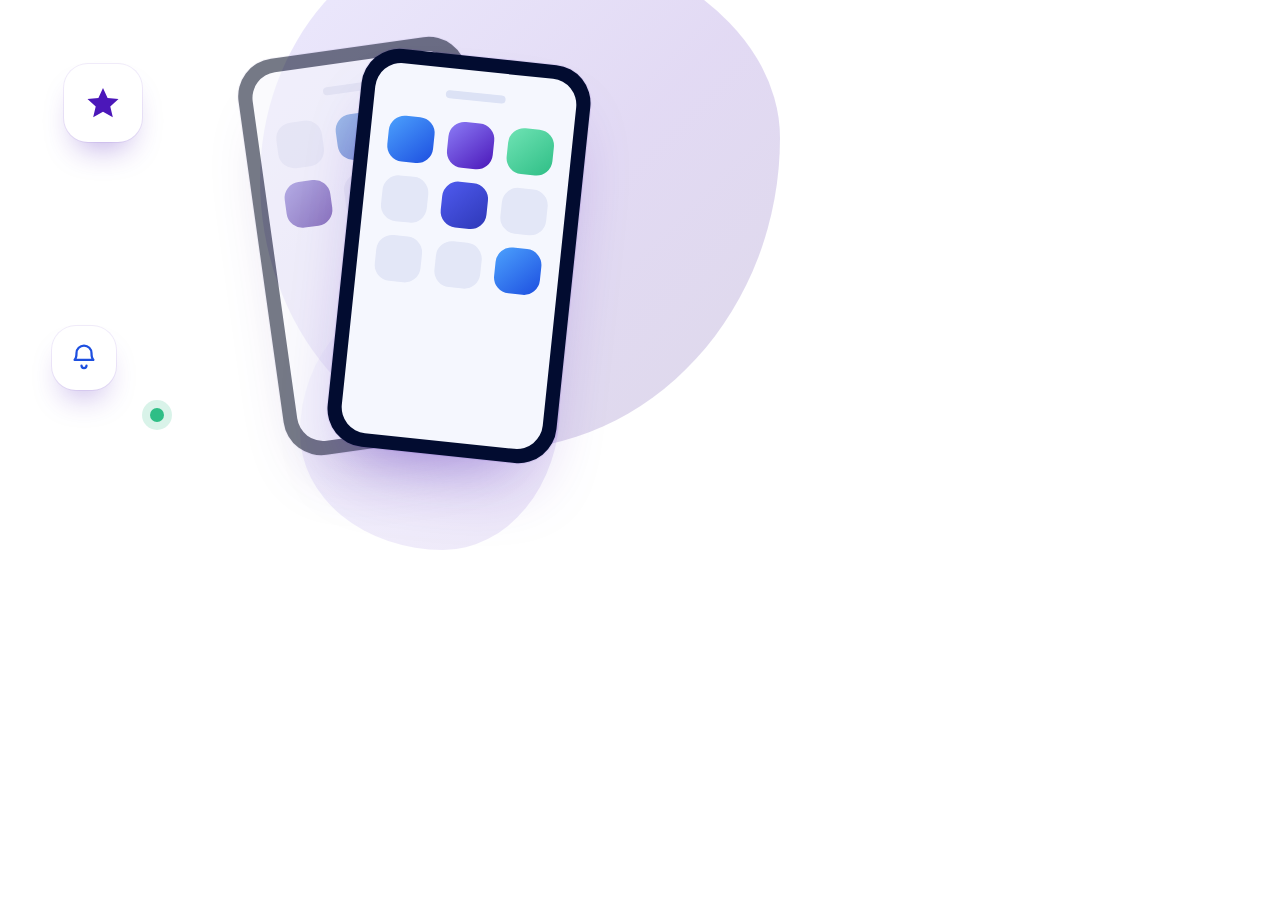
<file: design/illustrations-src/apps.html>
<!DOCTYPE html>
<html>
<head>
<meta charset="utf-8">
<style>
  @font-face{font-family:'Outfit'; font-weight:300 800; src:url('outfit-variable.woff2') format('woff2')}
  @font-face{font-family:'Figtree'; font-weight:400 600; src:url('figtree-variable.woff2') format('woff2')}
  *{margin:0;padding:0;box-sizing:border-box}
  html,body{width:640px;height:480px;background:transparent}
  .stage{position:relative;width:640px;height:480px;font-family:'Figtree',sans-serif}

  .blob{
    position:absolute; width:520px; height:520px; right:-140px; top:-70px;
    background:linear-gradient(135deg,#8B7CF6 0%,#4B17B9 55%,#2E0E7A 100%);
    border-radius:42% 58% 55% 45% / 48% 40% 60% 52%;
    opacity:.16;
  }
  .blob2{
    position:absolute; width:260px; height:260px; right:80px; bottom:-70px;
    background:linear-gradient(135deg,#8B7CF6,#4B17B9);
    border-radius:50% 50% 45% 55% / 55% 45% 55% 45%;
    opacity:.10;
  }

  .phone{
    position:absolute; width:230px; height:400px; background:#020C30; border-radius:38px;
    padding:14px; box-shadow:0 40px 70px -30px rgba(75,23,185,.4), 0 0 0 1px rgba(75,23,185,.08);
  }
  .phone .screen{ width:100%; height:100%; border-radius:26px; background:#F5F7FE; padding:22px 18px; }
  .phone.back{ right:150px; top:46px; transform:rotate(-8deg); opacity:.55; filter:saturate(.7); }
  .phone.front{ right:66px; top:56px; transform:rotate(6deg); }

  .notch{ width:60px; height:8px; border-radius:6px; background:#DCE2F5; margin:0 auto 22px; }
  .grid{ display:grid; grid-template-columns:repeat(3,1fr); gap:14px; }
  .app{ width:100%; aspect-ratio:1; border-radius:16px; }
  .app.g1{ background:linear-gradient(135deg,#4CA1FD,#1D4FE0); }
  .app.g2{ background:linear-gradient(135deg,#8B7CF6,#4B17B9); }
  .app.g3{ background:linear-gradient(135deg,#4F5BEF,#2E38B8); }
  .app.g4{ background:#E3E7F7; }
  .app.g5{ background:#E3E7F7; }
  .app.g6{ background:linear-gradient(135deg,#6FE3B4,#2FBE86); }

  .badge{
    position:absolute; width:78px; height:78px; border-radius:24px;
    background:#ffffff; box-shadow:0 18px 32px -14px rgba(75,23,185,.4), 0 0 0 1px rgba(75,23,185,.08);
    display:flex; align-items:center; justify-content:center;
  }
  .badge svg{ width:38px; height:38px; }
  .badge.star{ left:64px; top:64px; }
  .badge.bell{ left:52px; bottom:90px; width:64px; height:64px; }
  .badge.bell svg{ width:30px; height:30px; }

  .pulse{
    position:absolute; left:150px; bottom:58px; width:14px; height:14px; border-radius:50%;
    background:#2FBE86; box-shadow:0 0 0 8px rgba(47,190,134,.18);
  }
</style>
</head>
<body>
  <div class="stage">
    <div class="blob"></div>
    <div class="blob2"></div>

    <div class="badge star">
      <svg viewBox="0 0 24 24" fill="#4B17B9"><path d="M12 2.5l2.9 6.3 6.9.7-5.2 4.7 1.6 6.8L12 17.6 5.8 21l1.6-6.8-5.2-4.7 6.9-.7Z"/></svg>
    </div>
    <div class="badge bell">
      <svg viewBox="0 0 24 24" fill="none" stroke="#1D4FE0" stroke-width="1.8" stroke-linecap="round" stroke-linejoin="round"><path d="M6 8a6 6 0 0 1 12 0c0 4 1.5 5.5 1.5 5.5H4.5S6 12 6 8Z"/><path d="M10 18a2 2 0 0 0 4 0"/></svg>
    </div>
    <div class="pulse"></div>

    <div class="phone back">
      <div class="screen">
        <div class="notch"></div>
        <div class="grid">
          <div class="app g4"></div><div class="app g1"></div><div class="app g4"></div>
          <div class="app g2"></div><div class="app g4"></div><div class="app g3"></div>
        </div>
      </div>
    </div>

    <div class="phone front">
      <div class="screen">
        <div class="notch"></div>
        <div class="grid">
          <div class="app g1"></div><div class="app g2"></div><div class="app g6"></div>
          <div class="app g4"></div><div class="app g3"></div><div class="app g4"></div>
          <div class="app g4"></div><div class="app g4"></div><div class="app g1"></div>
        </div>
      </div>
    </div>
  </div>
</body>
</html>
</file>
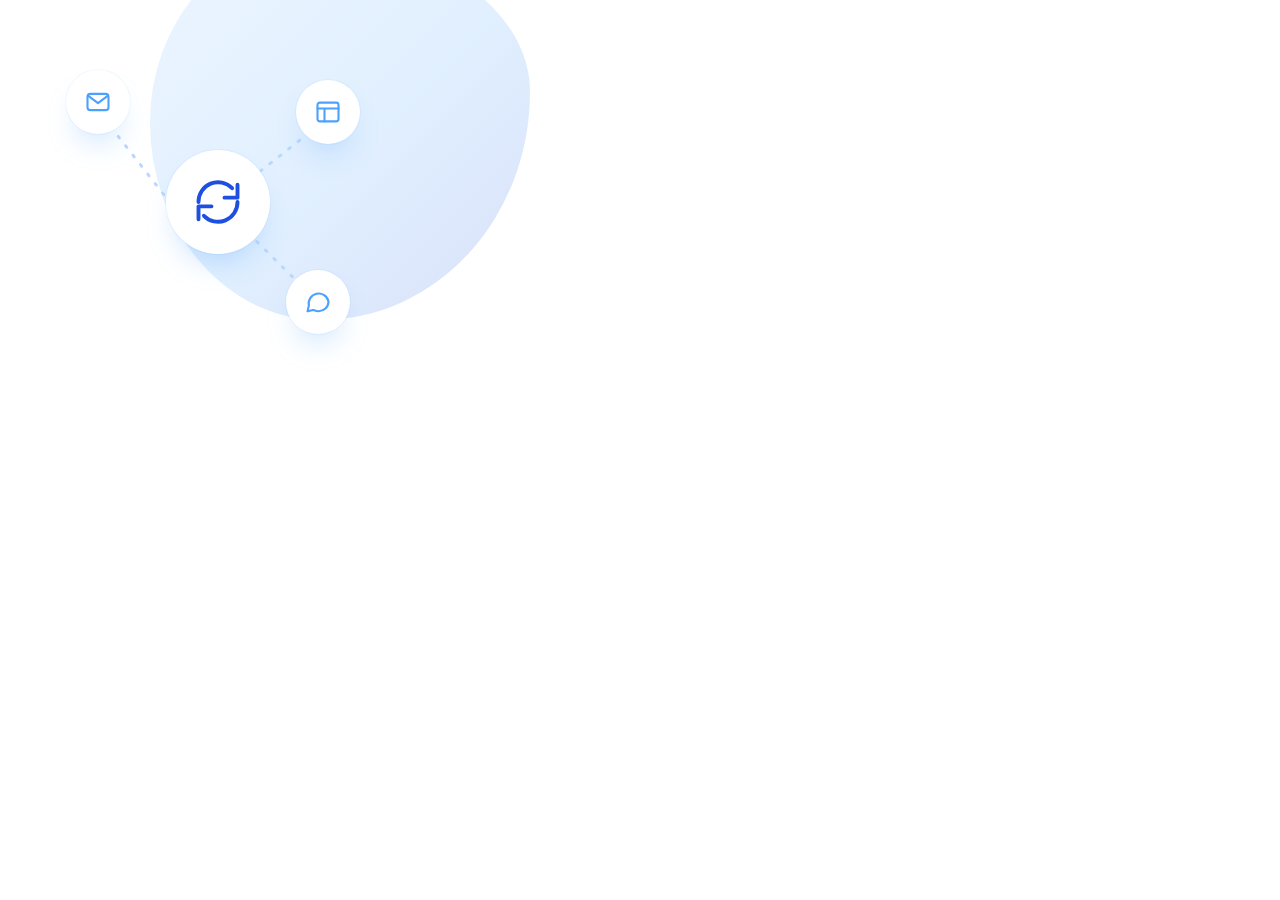
<file: design/illustrations-src/automatizacion.html>
<!DOCTYPE html>
<html>
<head>
<meta charset="utf-8">
<style>
  *{margin:0;padding:0;box-sizing:border-box}
  html,body{width:420px;height:420px;background:transparent}
  .stage{position:relative;width:420px;height:420px}

  .blob{
    position:absolute; width:380px; height:380px; right:-110px; top:-60px;
    background:linear-gradient(135deg,#8FC4FF 0%,#4CA1FD 55%,#1D4FE0 100%);
    border-radius:42% 58% 55% 45% / 48% 40% 60% 52%;
    opacity:.17;
  }

  svg.lines{ position:absolute; inset:0; }

  .node{
    position:absolute; border-radius:50%; background:#fff;
    box-shadow:0 18px 32px -14px rgba(76,161,253,.4), 0 0 0 1px rgba(76,161,253,.08);
    display:flex; align-items:center; justify-content:center;
  }
  .node.main{ width:104px; height:104px; right:150px; top:150px; }
  .node.main svg{ width:52px; height:52px; }
  .node.small{ width:64px; height:64px; }
  .node.small svg{ width:28px; height:28px; }
  .n1{ right:290px; top:70px; }
  .n2{ right:60px; top:80px; }
  .n3{ right:70px; top:270px; }
</style>
</head>
<body>
  <div class="stage">
    <div class="blob"></div>

    <svg class="lines" viewBox="0 0 420 420">
      <path d="M96 108 L 168 200" stroke="#BBD8FF" stroke-width="3" fill="none" stroke-dasharray="2 10" stroke-linecap="round"/>
      <path d="M328 118 L 230 195" stroke="#BBD8FF" stroke-width="3" fill="none" stroke-dasharray="2 10" stroke-linecap="round"/>
      <path d="M318 302 L 240 225" stroke="#BBD8FF" stroke-width="3" fill="none" stroke-dasharray="2 10" stroke-linecap="round"/>
    </svg>

    <div class="node main">
      <svg viewBox="0 0 24 24" fill="none" stroke="#1D4FE0" stroke-width="1.8" stroke-linecap="round" stroke-linejoin="round"><path d="M21 12a9 9 0 0 1-15.5 6.36"/><path d="M3 12a9 9 0 0 1 15.5-6.36"/><path d="M21 4v6h-6"/><path d="M3 20v-6h6"/></svg>
    </div>

    <div class="node small n1">
      <svg viewBox="0 0 24 24" fill="none" stroke="#4CA1FD" stroke-width="1.8" stroke-linecap="round" stroke-linejoin="round"><rect x="3" y="5" width="18" height="14" rx="2.5"/><path d="m4 7 8 6 8-6"/></svg>
    </div>
    <div class="node small n2">
      <svg viewBox="0 0 24 24" fill="none" stroke="#4CA1FD" stroke-width="1.8" stroke-linecap="round" stroke-linejoin="round"><rect x="3" y="4" width="18" height="16" rx="2"/><path d="M3 9h18M9 9v11"/></svg>
    </div>
    <div class="node small n3">
      <svg viewBox="0 0 24 24" fill="none" stroke="#4CA1FD" stroke-width="1.8" stroke-linecap="round" stroke-linejoin="round"><path d="M21 11.5a8.4 8.4 0 0 1-8.9 8.4 8.5 8.5 0 0 1-4.2-1.1L3 20l1.2-4.9A8.4 8.4 0 1 1 21 11.5Z"/></svg>
    </div>
  </div>
</body>
</html>
</file>
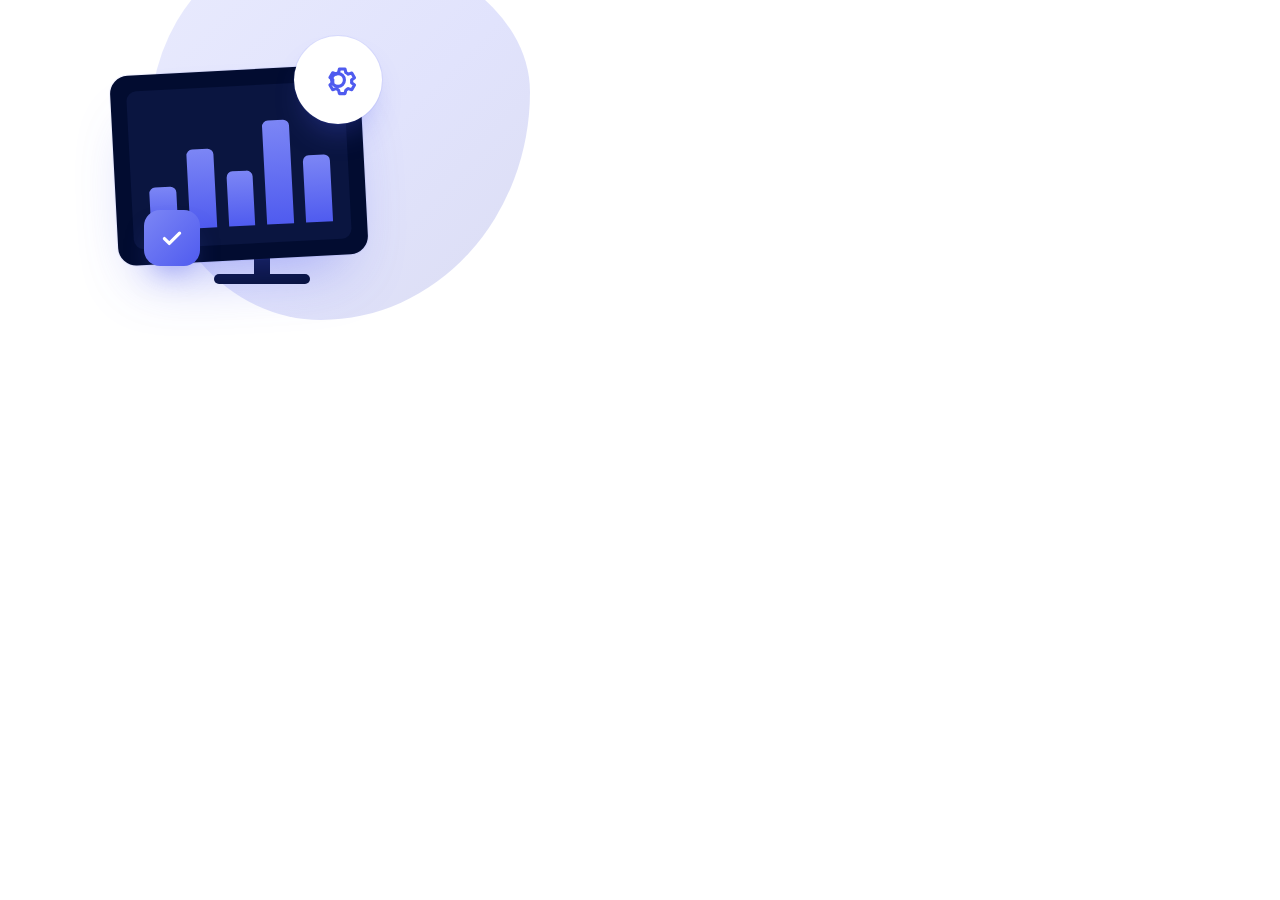
<file: design/illustrations-src/software.html>
<!DOCTYPE html>
<html>
<head>
<meta charset="utf-8">
<style>
  @font-face{font-family:'Outfit'; font-weight:300 800; src:url('outfit-variable.woff2') format('woff2')}
  *{margin:0;padding:0;box-sizing:border-box}
  html,body{width:420px;height:420px;background:transparent}
  .stage{position:relative;width:420px;height:420px;font-family:'Outfit',sans-serif}

  .blob{
    position:absolute; width:380px; height:380px; right:-110px; top:-60px;
    background:linear-gradient(135deg,#7C86F5 0%,#4F5BEF 55%,#2E38B8 100%);
    border-radius:42% 58% 55% 45% / 48% 40% 60% 52%;
    opacity:.17;
  }

  .monitor{
    position:absolute; right:56px; top:70px; width:250px; height:190px;
    background:#020C30; border-radius:18px; padding:16px;
    box-shadow:0 34px 60px -26px rgba(79,91,239,.42), 0 0 0 1px rgba(79,91,239,.08);
    transform:rotate(-3deg);
  }
  .monitor .screen{ width:100%; height:100%; background:#0A1540; border-radius:10px; padding:18px; display:flex; align-items:flex-end; gap:12px; }
  .bar{ flex:1; border-radius:6px 6px 0 0; background:linear-gradient(180deg,#7C86F5,#4F5BEF); }
  .stand{ position:absolute; right:150px; top:250px; width:16px; height:26px; background:#020C30; }
  .base{ position:absolute; right:110px; top:274px; width:96px; height:10px; border-radius:6px; background:#020C30; }

  .gear{
    position:absolute; right:38px; top:36px; width:88px; height:88px; border-radius:50%;
    background:#ffffff; box-shadow:0 18px 32px -14px rgba(79,91,239,.4), 0 0 0 1px rgba(79,91,239,.08);
    display:flex; align-items:center; justify-content:center;
  }
  .gear svg{ width:44px; height:44px; }

  .check{
    position:absolute; right:220px; top:210px; width:56px; height:56px; border-radius:16px;
    background:linear-gradient(135deg,#7C86F5,#4F5BEF);
    display:flex; align-items:center; justify-content:center;
    box-shadow:0 16px 28px -12px rgba(79,91,239,.5);
  }
  .check svg{ width:26px; height:26px; }
</style>
</head>
<body>
  <div class="stage">
    <div class="blob"></div>

    <div class="base"></div>
    <div class="stand"></div>
    <div class="monitor">
      <div class="screen">
        <div class="bar" style="height:35%"></div>
        <div class="bar" style="height:65%"></div>
        <div class="bar" style="height:45%"></div>
        <div class="bar" style="height:85%"></div>
        <div class="bar" style="height:55%"></div>
      </div>
    </div>

    <div class="gear">
      <svg viewBox="0 0 24 24" fill="none" stroke="#4F5BEF" stroke-width="1.7" stroke-linecap="round" stroke-linejoin="round"><path d="M12 15.5a3.5 3.5 0 1 0 0-7 3.5 3.5 0 0 0 0 7Z"/><path d="M19.4 13.5c.1-.5.1-1 0-1.5l1.6-1.2-1.5-2.6-1.9.6c-.4-.3-.8-.6-1.3-.8L15.8 6h-3l-.5 1.9c-.5.2-.9.5-1.3.8l-1.9-.6-1.5 2.6 1.6 1.2c-.1.5-.1 1 0 1.5L7.6 14.7l1.5 2.6 1.9-.6c.4.3.8.6 1.3.8l.5 1.9h3l.5-1.9c.5-.2.9-.5 1.3-.8l1.9.6 1.5-2.6Z"/></svg>
    </div>

    <div class="check">
      <svg viewBox="0 0 24 24" fill="none" stroke="#fff" stroke-width="3" stroke-linecap="round" stroke-linejoin="round"><path d="m5 12.5 4.5 4.5L19 7.5"/></svg>
    </div>
  </div>
</body>
</html>
</file>
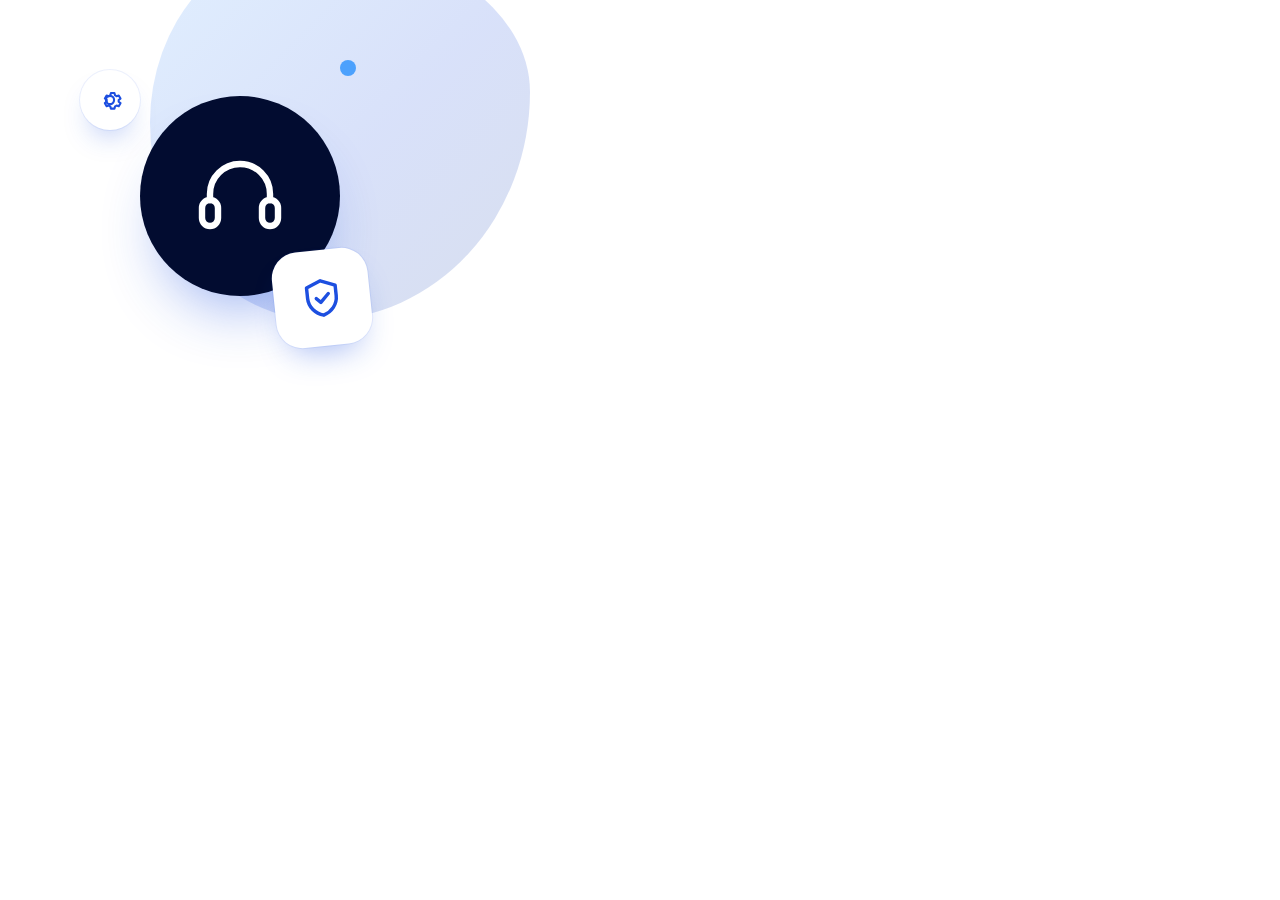
<file: design/illustrations-src/soporte.html>
<!DOCTYPE html>
<html>
<head>
<meta charset="utf-8">
<style>
  *{margin:0;padding:0;box-sizing:border-box}
  html,body{width:420px;height:420px;background:transparent}
  .stage{position:relative;width:420px;height:420px}

  .blob{
    position:absolute; width:380px; height:380px; right:-110px; top:-60px;
    background:linear-gradient(135deg,#4CA1FD 0%,#1D4FE0 55%,#173F9E 100%);
    border-radius:42% 58% 55% 45% / 48% 40% 60% 52%;
    opacity:.17;
  }

  .main{
    position:absolute; right:80px; top:96px; width:200px; height:200px; border-radius:50%;
    background:#020C30;
    box-shadow:0 34px 60px -24px rgba(29,79,224,.45);
    display:flex; align-items:center; justify-content:center;
  }
  .main svg{ width:96px; height:96px; }

  .shield{
    position:absolute; right:50px; top:250px; width:96px; height:96px; border-radius:26px;
    background:#fff; box-shadow:0 18px 32px -14px rgba(29,79,224,.4), 0 0 0 1px rgba(29,79,224,.08);
    display:flex; align-items:center; justify-content:center;
    transform:rotate(-6deg);
  }
  .shield svg{ width:46px; height:46px; }

  .gear{
    position:absolute; right:280px; top:70px; width:60px; height:60px; border-radius:50%;
    background:#fff; box-shadow:0 16px 28px -12px rgba(29,79,224,.35), 0 0 0 1px rgba(29,79,224,.08);
    display:flex; align-items:center; justify-content:center;
  }
  .gear svg{ width:28px; height:28px; }

  .dot{ position:absolute; width:16px; height:16px; border-radius:50%; background:#4CA1FD; right:64px; top:60px; }
</style>
</head>
<body>
  <div class="stage">
    <div class="blob"></div>

    <div class="dot"></div>
    <div class="gear">
      <svg viewBox="0 0 24 24" fill="none" stroke="#1D4FE0" stroke-width="1.8" stroke-linecap="round" stroke-linejoin="round"><path d="M12 15.5a3.5 3.5 0 1 0 0-7 3.5 3.5 0 0 0 0 7Z"/><path d="M19.4 13.5c.1-.5.1-1 0-1.5l1.6-1.2-1.5-2.6-1.9.6c-.4-.3-.8-.6-1.3-.8L15.8 6h-3l-.5 1.9c-.5.2-.9.5-1.3.8l-1.9-.6-1.5 2.6 1.6 1.2c-.1.5-.1 1 0 1.5L7.6 14.7l1.5 2.6 1.9-.6c.4.3.8.6 1.3.8l.5 1.9h3l.5-1.9c.5-.2.9-.5 1.3-.8l1.9.6 1.5-2.6Z"/></svg>
    </div>

    <div class="main">
      <svg viewBox="0 0 24 24" fill="none" stroke="#fff" stroke-width="1.6" stroke-linecap="round" stroke-linejoin="round"><path d="M4.5 13v-1.5a7.5 7.5 0 0 1 15 0V13"/><rect x="2.5" y="13" width="4" height="6.5" rx="2"/><rect x="17.5" y="13" width="4" height="6.5" rx="2"/></svg>
    </div>

    <div class="shield">
      <svg viewBox="0 0 24 24" fill="none" stroke="#1D4FE0" stroke-width="1.8" stroke-linecap="round" stroke-linejoin="round"><path d="M12 3 4.5 6v5.5c0 4.6 3.2 8.2 7.5 9.5 4.3-1.3 7.5-4.9 7.5-9.5V6z"/><path d="m9 12 2.2 2.2L15.5 10"/></svg>
    </div>
  </div>
</body>
</html>
</file>
<file: css/styles.css>
@font-face{font-family:'Outfit'; font-style:normal; font-weight:300 800; font-display:swap; src:url('../assets/fonts/outfit-variable.woff2') format('woff2')}
@font-face{font-family:'Figtree'; font-style:normal; font-weight:400 600; font-display:swap; src:url('../assets/fonts/figtree-variable.woff2') format('woff2')}
@font-face{font-family:'JetBrains Mono'; font-style:normal; font-weight:400 500; font-display:swap; src:url('../assets/fonts/jetbrains-mono-variable.woff2') format('woff2')}

:root{
  --navy:#020C30; --navy-2:#0A1847; --cobalt:#1D4FE0; --azure:#4CA1FD; --violet:#4B17B9; --soft:#4F5BEF;
  --paper:#F5F7FE; --surface:#FFFFFF; --ink:#020C30; --ink-2:#3B4468; --line:#DCE2F5; --tint:#E9EEFE;
  --display:"Outfit", "Segoe UI", system-ui, sans-serif;
  --body:"Figtree", "Segoe UI", system-ui, -apple-system, sans-serif;
  --mono:"JetBrains Mono", ui-monospace, Menlo, Consolas, monospace;
  --brand-grad:linear-gradient(135deg,var(--azure) 0%,var(--cobalt) 45%,var(--violet) 100%);
  box-sizing:border-box;
  padding-top:env(safe-area-inset-top,0px); padding-bottom:env(safe-area-inset-bottom,0px);
  color-scheme:light dark;
}
@media (prefers-color-scheme:dark){
  :root:not([data-theme="light"]){
    --paper:#030A26; --surface:#0A1540; --ink:#EEF2FF; --ink-2:#AEB8DC; --line:#1C2A60; --tint:#0E1B4E;
  }
}
:root[data-theme="dark"]{ --paper:#030A26; --surface:#0A1540; --ink:#EEF2FF; --ink-2:#AEB8DC; --line:#1C2A60; --tint:#0E1B4E; }
*,*::before,*::after{box-sizing:inherit}
html{scroll-behavior:smooth; scroll-padding-top:calc(80px + env(safe-area-inset-top,0px))}
body{margin:0; background:var(--paper); color:var(--ink); font-family:var(--body); font-size:17px; line-height:1.6; -webkit-font-smoothing:antialiased}
img{max-width:100%; display:block}
a{color:inherit}
:focus-visible{outline:3px solid var(--azure); outline-offset:3px; border-radius:6px}
.wrap{width:min(1180px, 100% - 40px); margin-inline:auto}
h1,h2,h3{font-family:var(--display); line-height:1.08; margin:0; letter-spacing:-.02em}
p{margin:0}

/* ---------- Nav ---------- */
.nav{position:sticky; top:0; z-index:50; padding-top:env(safe-area-inset-top,0px); margin-top:calc(-1 * env(safe-area-inset-top,0px));
  background:color-mix(in srgb, var(--paper) 82%, transparent); backdrop-filter:blur(14px); -webkit-backdrop-filter:blur(14px); border-bottom:1px solid transparent; transition:border-color .2s}
.nav.scrolled{border-bottom-color:var(--line)}
.nav .wrap{display:flex; align-items:center; justify-content:space-between; height:72px; gap:24px}
.brand{display:flex; align-items:center; gap:10px; text-decoration:none}
.brand img{width:38px; height:auto}
.brand span{font-family:var(--display); font-weight:700; font-size:1.3rem; letter-spacing:-.01em}
.brand b{font-weight:400; color:var(--soft); margin-left:4px}
.nav ul{display:flex; gap:28px; list-style:none; margin:0; padding:0}
.nav ul a{text-decoration:none; color:var(--ink-2); font-weight:500; font-size:.95rem}
.nav ul a:hover{color:var(--ink)}
.menu-cta-item{display:none}
.btn{display:inline-flex; align-items:center; justify-content:center; gap:10px; font-family:var(--display); font-weight:600; font-size:1rem; text-decoration:none; border:0; cursor:pointer;
  padding:14px 24px; border-radius:14px; transition:transform .15s, box-shadow .2s, background .2s}
.btn-primary{background:var(--navy); color:#fff; box-shadow:0 10px 30px -12px rgba(29,79,224,.6)}
:root[data-theme="dark"] .btn-primary{background:var(--cobalt)}
@media (prefers-color-scheme:dark){:root:not([data-theme="light"]) .btn-primary{background:var(--cobalt)}}
.btn-primary:hover{transform:translateY(-2px); box-shadow:0 16px 36px -12px rgba(29,79,224,.75)}
.btn-ghost{background:transparent; color:var(--ink); box-shadow:inset 0 0 0 1.5px var(--line)}
.btn-ghost:hover{box-shadow:inset 0 0 0 1.5px var(--soft)}
.btn svg{width:20px; height:20px; flex:none}
.nav .btn{padding:10px 18px; font-size:.95rem}
.menu-btn{display:none; background:none; border:0; color:var(--ink); padding:8px; cursor:pointer}
.menu-btn svg{width:26px; height:26px}

/* ---------- Hero ---------- */
.hero{position:relative; padding:72px 0 96px; overflow:hidden}
.hero .wrap{display:grid; grid-template-columns:1.05fr 1fr; gap:56px; align-items:center}
.hero h1{font-size:clamp(2.6rem, 5.6vw, 4.6rem); font-weight:700; max-width:13ch}
.hero .lead{font-size:1.2rem; color:var(--ink-2); margin-top:24px; max-width:48ch}
.hero .actions{display:flex; flex-wrap:wrap; gap:14px; margin-top:36px}
.hero .note{margin-top:28px; font-size:.92rem; color:var(--ink-2); display:flex; align-items:center; gap:10px}
.dot-live{width:9px; height:9px; border-radius:50%; background:var(--azure); box-shadow:0 0 0 4px color-mix(in srgb, var(--azure) 22%, transparent)}

.stage{position:relative; min-width:0}
.hero .wrap > *{min-width:0}
.blob{position:absolute; inset:-8% -12% -10% 6%; background:var(--brand-grad); border-radius:42% 58% 55% 45% / 48% 40% 60% 52%; filter:blur(2px); opacity:.95; transform:rotate(-8deg)}
.blob::after{content:""; position:absolute; inset:14% -6% 20% 30%; border-radius:inherit; background:linear-gradient(160deg,var(--azure),transparent 70%); opacity:.6}
.editor{position:relative; background:#050F36; color:#DCE4FF; border-radius:22px; box-shadow:0 40px 80px -30px rgba(2,12,48,.7), 0 0 0 1px rgba(255,255,255,.06) inset; overflow:hidden; transform:rotate(-2deg)}
.editor-bar{display:flex; align-items:center; gap:14px; padding:14px 18px; border-bottom:1px solid rgba(255,255,255,.08)}
.lights{display:flex; gap:7px}.lights i{width:11px; height:11px; border-radius:50%; background:#2A3668}
.tabs{display:flex; gap:4px; margin-left:auto; background:rgba(255,255,255,.06); padding:4px; border-radius:10px}
.tabs button{font:500 .82rem var(--body); color:#AEB8DC; background:none; border:0; padding:6px 12px; border-radius:7px; cursor:pointer}
.tabs button[aria-selected="true"]{background:#fff; color:var(--navy)}
.pane{min-height:460px; padding:26px 24px 28px}
.code{font-family:var(--mono); font-size:.9rem; line-height:1.85; white-space:pre; overflow-x:auto; margin:0}
.code .k{color:#8FB3FF}.code .s{color:#8EE4C2}.code .p{color:#C9A7FF}.code .c{color:#5F6D9E}.code .f{color:#4CA1FD}
.caret{display:inline-block; width:8px; height:1.1em; background:var(--azure); vertical-align:-3px; animation:blink 1s steps(1) infinite}
@keyframes blink{50%{opacity:0}}

.preview{display:none; background:radial-gradient(ellipse at 30% 0%, #10225E 0%, #050F36 60%); position:relative; overflow:hidden}
.pane.preview{padding:16px 6px 0}
.editor[data-view="preview"] .preview{display:flex; justify-content:center; align-items:flex-end}
.editor[data-view="preview"] .source{display:none}

/* ---- Escena multi-dispositivo (Resultado del hero) ---- */
.scene-frame{position:relative; width:560px; max-width:100%; margin:0 auto; overflow:hidden; height:400px}
.scene{position:absolute; left:50%; bottom:0; width:560px; height:400px; transform:translateX(-50%); transform-origin:bottom center}
@media (max-width:760px){ .scene-frame{height:368px} .scene{transform:translateX(-50%) scale(.92)} }
@media (max-width:520px){ .scene-frame{height:288px} .scene{transform:translateX(-50%) scale(.72)} }
@media (max-width:400px){ .scene-frame{height:224px} .scene{transform:translateX(-50%) scale(.56)} }

.tablet{position:absolute; left:10px; top:6px; width:160px; z-index:1; opacity:.001; transform:translateY(14px) scale(.94); transition:opacity .5s ease .05s, transform .5s cubic-bezier(.2,.8,.3,1.15) .05s}
.editor[data-view="preview"].pop .tablet{opacity:1; transform:translateY(0) scale(1)}
.tablet-body{background:#0B1440; border-radius:16px; padding:9px; box-shadow:0 30px 60px -24px rgba(0,0,0,.65)}
.tablet-screen{background:#fff; border-radius:9px; aspect-ratio:4/5.1; overflow:hidden; padding:12px 11px; position:relative}
.t-nav{display:flex; align-items:center; gap:6px; margin-bottom:10px}
.t-logo{width:12px; height:12px; border-radius:3px; background:var(--brand-grad); flex:none}
.t-line{height:4px; border-radius:2px; background:#E3E9F7}
.t-hero{font:700 .48rem var(--display); color:var(--navy); line-height:1.35; margin:9px 0 5px; max-width:80%}
.t-sub{height:4px; width:70%; border-radius:2px; background:#EEF1FB; margin-bottom:8px}
.t-btn{display:inline-block; background:var(--navy); border-radius:5px; height:12px; width:38px}

.laptop{position:absolute; left:72px; top:40px; z-index:2; width:432px; opacity:.001; transform:translateY(20px) scale(.96); transition:opacity .5s ease .15s, transform .5s cubic-bezier(.2,.8,.3,1.15) .15s}
.editor[data-view="preview"].pop .laptop{opacity:1; transform:translateY(0) scale(1)}
.laptop-shell{background:linear-gradient(180deg,#1B2456,#0B1440); border-radius:14px 14px 0 0; padding:10px 10px 0; box-shadow:0 40px 70px -20px rgba(0,0,0,.7); position:relative}
.laptop-cam{position:absolute; left:50%; top:16px; transform:translateX(-50%); width:5px; height:5px; border-radius:50%; background:#020617; box-shadow:0 0 0 2px rgba(255,255,255,.06)}
.browser{background:#fff; border-radius:8px 8px 0 0; overflow:hidden; position:relative}
.browser-bar{display:flex; align-items:center; gap:8px; padding:8px 10px; background:#F0F3FB; border-bottom:1px solid #E3E9F7}
.b-dot{width:6px; height:6px; border-radius:50%; background:#D3DAF0}
.b-url{flex:1; display:flex; align-items:center; gap:5px; background:#fff; border:1px solid #E3E9F7; border-radius:6px; padding:3px 8px; font:500 .5rem var(--body); color:#7A85AD}
.b-url svg{width:8px; height:8px; color:#9AA6CC; flex:none}
.l-screen{aspect-ratio:16/10.4; overflow:hidden; position:relative}
.l-nav{display:flex; align-items:center; gap:14px; padding:12px 18px; border-bottom:1px solid #EEF1FB}
.l-logo{width:18px; height:18px; border-radius:5px; background:var(--brand-grad); flex:none}
.l-brand{font:700 .68rem var(--display); color:var(--navy)}
.l-links{display:flex; gap:12px; margin-left:20px}
.l-links span{height:5px; width:34px; border-radius:3px; background:#E3E9F7}
.l-cta{margin-left:auto; background:var(--navy); color:#fff; font:600 .5rem var(--display); padding:5px 11px; border-radius:6px}
.l-hero{padding:20px 18px 0; display:flex; gap:16px; align-items:center}
.l-hero-text{flex:1}
.l-eyebrow{display:inline-flex; align-items:center; gap:5px; font:600 .46rem var(--display); color:var(--cobalt); background:var(--tint); padding:3px 8px; border-radius:99px; margin-bottom:8px}
.l-eyebrow i{width:5px; height:5px; border-radius:50%; background:#22C55E}
.l-h1{font:700 1.05rem var(--display); color:var(--navy); line-height:1.15; letter-spacing:-.01em}
.l-sub{height:5px; border-radius:3px; background:#EEF1FB; margin-top:10px}
.l-sub.w1{width:92%} .l-sub.w2{width:70%; margin-top:6px}
.l-btns{display:flex; gap:8px; margin-top:14px}
.l-btn-a{background:var(--navy); color:#fff; font:600 .5rem var(--display); padding:7px 14px; border-radius:7px}
.l-btn-b{color:var(--navy); font:600 .5rem var(--display); padding:7px 14px; border-radius:7px; box-shadow:inset 0 0 0 1.2px #DCE2F5}
.l-visual{width:110px; flex:none; position:relative; height:80px}
.l-card{position:absolute; background:#fff; border-radius:8px; box-shadow:0 10px 24px -10px rgba(2,12,48,.25); border:1px solid #EEF1FB; padding:8px}
.l-card.c1{right:0; top:0; width:88px}
.l-card .stat{font:700 .62rem var(--display); color:var(--cobalt)}
.l-card .lab{font-size:.36rem; color:#9AA6CC; margin-top:2px; font-weight:600; letter-spacing:.02em; text-transform:uppercase}
.l-card.c2{left:-6px; bottom:-14px; width:60px; background:var(--brand-grad); padding:7px}
.l-card.c2 .dot{width:16px; height:16px; border-radius:50%; background:rgba(255,255,255,.35)}
.l-peek{display:flex; gap:8px; padding:16px 18px 0; margin-top:8px}
.l-peek .card{flex:1; background:#F7F9FE; border:1px solid #EEF1FB; border-radius:6px 6px 0 0; height:22px}
.laptop-base{height:11px; background:linear-gradient(#2A3668,#141B45); border-radius:0 0 12px 12px; position:relative}
.laptop-base::after{content:"";position:absolute; left:50%; top:0; transform:translateX(-50%); width:54px; height:4px; background:#3A4680; border-radius:0 0 5px 5px}

.m-phone{position:absolute; right:6px; bottom:0; z-index:3; width:130px; opacity:.001; transform:translateY(18px) scale(.94); transition:opacity .5s ease .3s, transform .5s cubic-bezier(.2,.8,.3,1.2) .3s}
.editor[data-view="preview"].pop .m-phone{opacity:1; transform:translateY(0) scale(1)}
.phone-shell{background:#0B1440; border-radius:20px; padding:6px; box-shadow:0 26px 50px -18px rgba(0,0,0,.7); position:relative}
.phone-notch{position:absolute; left:50%; top:6px; transform:translateX(-50%); width:34px; height:9px; background:#020617; border-radius:6px; z-index:2}
.p-screen{background:#fff; border-radius:15px; aspect-ratio:9/18.5; overflow:hidden; position:relative; padding-top:16px}
.p-status{display:flex; justify-content:space-between; padding:0 10px 6px; font:700 .4rem var(--display); color:var(--navy)}
.p-nav{display:flex; align-items:center; justify-content:space-between; padding:0 10px 10px}
.p-logo{width:10px; height:10px; border-radius:3px; background:var(--brand-grad)}
.p-burger{display:flex; flex-direction:column; gap:2px}
.p-burger i{width:11px; height:1.4px; background:#B9C2E3; border-radius:1px}
.p-body{padding:2px 12px}
.p-eyebrow{display:inline-block; font:600 .38rem var(--display); color:var(--cobalt); background:var(--tint); padding:2px 6px; border-radius:99px; margin-bottom:6px}
.p-h1{font:700 .6rem var(--display); color:var(--navy); line-height:1.25}
.p-sub{height:3.5px; border-radius:2px; background:#EEF1FB; margin-top:6px}
.p-sub.w1{width:95%} .p-sub.w2{width:80%; margin-top:4px}
.p-btn{margin-top:9px; background:var(--navy); color:#fff; text-align:center; font:600 .42rem var(--display); padding:6px; border-radius:6px}
.p-cardrow{display:flex; gap:5px; margin-top:10px}
.p-mini{flex:1; height:26px; background:#F7F9FE; border:1px solid #EEF1FB; border-radius:5px}
.home-ind{position:absolute; left:50%; bottom:5px; transform:translateX(-50%); width:28px; height:2.5px; border-radius:99px; background:#D3DAF0}

.ok{position:absolute; right:18px; bottom:18px; display:flex; gap:8px; align-items:center; font:500 .78rem var(--body); color:#8EE4C2; background:rgba(142,228,194,.1); padding:6px 10px; border-radius:99px; z-index:5; opacity:0; transition:opacity .4s}
.editor[data-view="preview"] .ok{opacity:1}

/* ---------- Tagline band ---------- */
.band{background:var(--navy); color:#fff; overflow:hidden}
.band .wrap{display:flex; align-items:center; justify-content:space-between; gap:24px; padding-block:30px; flex-wrap:wrap}
.band-words{display:flex; align-items:center; gap:clamp(18px,4vw,56px); font-family:var(--display); font-size:clamp(1.6rem,3.6vw,2.6rem); font-weight:300; letter-spacing:.01em}
.bw-item{display:inline-flex; align-items:center; gap:clamp(18px,4vw,56px)}
.bw-item:not(:last-child)::after{content:""; width:10px; height:10px; border-radius:50%; background:var(--soft)}
.bw-stack{position:relative; display:flex; flex-direction:column; align-items:center; gap:.16em}
.bw-icon{position:relative; height:.56em; display:flex; align-items:center; justify-content:center}
.bw-icon::before{content:""; position:absolute; inset:-70%; border-radius:50%; background:radial-gradient(circle, rgba(76,161,253,.6), rgba(76,161,253,0) 68%); filter:blur(5px); opacity:0; z-index:-1}
.bw-icon svg{width:.56em; height:.56em; color:#fff; stroke-width:1.6; filter:drop-shadow(0 2px 3px rgba(2,12,48,.45)); overflow:visible}
.bw-text{display:inline-block}
.band p{color:#AEB8DC; max-width:36ch; font-size:.98rem}

/* Imagina/Crea/Conecta: el ícono aparece grande y solo (protagonista), luego se encoge
   y sube a quedar pequeño sobre la palabra, que aparece a su tamaño normal. Una vez, en vista. */
.band.in-view .bw-icon{animation:bwIcon 1.2s cubic-bezier(.22,.8,.3,1) both}
.band.in-view .bw-icon::before{animation:bwGlow 1.2s ease both}
.band.in-view .bw-text{animation:bwText 1.2s ease both}
.band.in-view .band-words > .bw-item:nth-child(1) .bw-icon,
.band.in-view .band-words > .bw-item:nth-child(1) .bw-icon::before,
.band.in-view .band-words > .bw-item:nth-child(1) .bw-text{animation-delay:.1s}
.band.in-view .band-words > .bw-item:nth-child(2) .bw-icon,
.band.in-view .band-words > .bw-item:nth-child(2) .bw-icon::before,
.band.in-view .band-words > .bw-item:nth-child(2) .bw-text{animation-delay:1.3s}
.band.in-view .band-words > .bw-item:nth-child(3) .bw-icon,
.band.in-view .band-words > .bw-item:nth-child(3) .bw-icon::before,
.band.in-view .band-words > .bw-item:nth-child(3) .bw-text{animation-delay:2.5s}

/* Conecta: en vez de un solo icono que crece, son dos mitades de la cadena que entran
   separadas desde lados opuestos y se encogen entrelazándose en el centro */
.band.in-view .band-words > .bw-item:nth-child(3) .bw-icon{animation:none; opacity:1}
.band.in-view .band-words > .bw-item:nth-child(3) .chain-l{animation:bwChainL 1.2s cubic-bezier(.22,.8,.3,1) both; animation-delay:2.5s}
.band.in-view .band-words > .bw-item:nth-child(3) .chain-r{animation:bwChainR 1.2s cubic-bezier(.22,.8,.3,1) both; animation-delay:2.5s}
@keyframes bwChainL{
  0%{opacity:0; transform:translate(-1.1em,.65em) scale(2.6) rotate(-14deg)}
  12%{opacity:1; transform:translate(-1.1em,.65em) scale(2.6) rotate(-14deg)}
  55%{opacity:1; transform:translate(-1.1em,.65em) scale(2.6) rotate(-14deg)}
  88%,100%{opacity:1; transform:translate(0,0) scale(1) rotate(0deg)}
}
@keyframes bwChainR{
  0%{opacity:0; transform:translate(1.1em,.65em) scale(2.6) rotate(14deg)}
  12%{opacity:1; transform:translate(1.1em,.65em) scale(2.6) rotate(14deg)}
  55%{opacity:1; transform:translate(1.1em,.65em) scale(2.6) rotate(14deg)}
  88%,100%{opacity:1; transform:translate(0,0) scale(1) rotate(0deg)}
}
@keyframes bwIcon{
  0%{opacity:0; transform:translateY(.65em) scale(2.6)}
  12%{opacity:1; transform:translateY(.65em) scale(2.6)}
  55%{opacity:1; transform:translateY(.65em) scale(2.6)}
  88%,100%{opacity:1; transform:translateY(0) scale(1)}
}
@keyframes bwGlow{
  0%,12%{opacity:0}
  28%{opacity:1}
  55%{opacity:1}
  88%,100%{opacity:0}
}
@keyframes bwText{
  0%,78%{opacity:0; transform:scale(.85)}
  96%,100%{opacity:1; transform:scale(1)}
}
@media (prefers-reduced-motion: reduce){
  .band.in-view .bw-icon, .band.in-view .bw-icon::before, .band.in-view .bw-text,
  .band.in-view .chain-l, .band.in-view .chain-r{animation:none!important}
  .bw-icon::before{opacity:0!important}
}

/* ---------- Sections ---------- */
section.block{padding:112px 0}
.head{max-width:640px; margin-bottom:56px}
.head h2{font-size:clamp(2rem,4vw,3.1rem); font-weight:700}
.head p{color:var(--ink-2); font-size:1.12rem; margin-top:18px}

/* Services */
.services{display:grid; grid-template-columns:repeat(6,1fr); gap:18px}
.svc{background:var(--surface); border:1px solid var(--line); border-radius:24px; padding:30px; display:flex; flex-direction:column; gap:14px; position:relative; overflow:hidden; box-shadow:0 20px 44px -32px rgba(2,12,48,.4); transition:transform .22s ease, box-shadow .22s ease, border-color .22s ease}
.svc:hover{transform:translateY(-4px); box-shadow:0 28px 52px -30px rgba(2,12,48,.4); border-color:var(--soft)}
.svc:hover .ico{transform:scale(1.06)}
.svc.wide{grid-column:span 3}
.svc.third{grid-column:span 2}
.svc.feature{grid-column:span 3; grid-row:span 2; background:var(--navy); color:#fff; border-color:transparent}
.svc.feature p{color:#C3CCEE}
.svc.feature .tags li{background:rgba(255,255,255,.08); color:#DCE4FF}
.svc.feature::before{content:""; position:absolute; width:340px; height:340px; right:-120px; bottom:-140px; background:var(--brand-grad); border-radius:46% 54% 60% 40%; opacity:.9; z-index:1}
.svc > *{position:relative}
.ico{width:52px; height:52px; border-radius:16px; display:grid; place-items:center; background:var(--tint); color:var(--cobalt); transition:transform .22s ease}
.svc.feature .ico{background:rgba(255,255,255,.1); color:var(--azure)}
.ico svg{width:26px; height:26px}
.ico-cobalt{background:color-mix(in srgb, var(--cobalt) 14%, transparent); color:var(--cobalt)}
.ico-violet{background:color-mix(in srgb, var(--violet) 14%, transparent); color:var(--violet)}
.ico-soft{background:color-mix(in srgb, var(--soft) 14%, transparent); color:var(--soft)}
.ico-azure{background:color-mix(in srgb, var(--azure) 16%, transparent); color:var(--azure)}
.svc h3{font-size:1.45rem; font-weight:600}
.svc.feature h3{font-size:clamp(1.8rem,3vw,2.3rem); font-weight:700; max-width:14ch}
.svc p{color:var(--ink-2)}
.tags{display:flex; flex-wrap:wrap; gap:8px; list-style:none; padding:0; margin:auto 0 0}
.tags li{font-size:.82rem; font-weight:500; padding:5px 12px; border-radius:99px; background:var(--tint); color:var(--ink-2)}

/* Ilustraciones de servicio: foto de fondo + degradado oscuro de marca encima */
.svc.photo{padding:0; gap:0; color:#fff; min-height:300px}
.svc.photo .svc-illus{position:absolute; inset:0; background-repeat:no-repeat; background-position:center; background-size:cover; z-index:0}
.svc.photo .svc-illus::after{content:""; position:absolute; inset:0; background:linear-gradient(160deg, rgba(2,12,48,.52), rgba(2,12,48,.78))}
.svc.photo .svc-body{position:relative; z-index:2; display:flex; flex-direction:column; gap:14px; padding:28px; height:100%}
.svc.photo .ico{background:rgba(255,255,255,.16); color:#fff}
.svc.photo h3{color:#fff}
.svc.photo p{color:rgba(255,255,255,.85)}
.svc.photo .tags li{background:rgba(255,255,255,.16); color:#fff}

/* Illustration badges */
.blob-badge{position:relative; width:72px; height:72px; display:grid; place-items:center; margin-bottom:10px}
.blob-badge::before{content:""; position:absolute; inset:0; background:var(--brand-grad); opacity:.16; border-radius:42% 58% 55% 45% / 48% 40% 60% 52%}
.blob-badge svg{position:relative; width:34px; height:34px; color:var(--cobalt)}

/* Cotizador (modal) */
.quote-modal{position:fixed; inset:0; z-index:200; display:none}
.quote-modal.open{display:block}
.quote-backdrop{position:absolute; inset:0; background:rgba(2,12,48,.6); backdrop-filter:blur(3px); -webkit-backdrop-filter:blur(3px); animation:qfade .2s ease}
.quote-dialog{position:relative; margin:5vh auto; width:min(720px, 100% - 32px); max-height:90vh; background:var(--surface); border-radius:24px; overflow:hidden; box-shadow:0 40px 90px -20px rgba(2,12,48,.55); animation:qpop .25s cubic-bezier(.2,.9,.3,1.2)}
.quote-dialog-scroll{max-height:90vh; overflow-y:auto; padding:clamp(24px,5vw,40px)}
.quote-close{position:absolute; top:14px; right:14px; z-index:3; width:38px; height:38px; border-radius:50%; border:0; background:var(--tint); color:var(--ink); cursor:pointer; display:grid; place-items:center}
.quote-close svg{width:18px; height:18px}
@keyframes qfade{from{opacity:0} to{opacity:1}}
@keyframes qpop{from{opacity:0; transform:translateY(16px) scale(.98)} to{opacity:1; transform:none}}
@media (max-width:640px){
  .quote-dialog{margin:0; width:100%; height:100%; max-height:100vh; border-radius:0}
  .quote-dialog-scroll{max-height:100vh}
}
.eyebrow-dot{display:flex; align-items:center; gap:8px; font:600 .82rem var(--display); color:var(--cobalt); margin-bottom:10px}
.quote-dialog h2{font-size:clamp(1.5rem,4vw,2rem); font-weight:700; max-width:20ch}
.quote-sub{color:var(--ink-2); margin-top:12px; margin-bottom:28px; max-width:56ch}
.quote-blob{position:absolute; width:300px; height:300px; right:-110px; top:-130px; background:var(--brand-grad); border-radius:42% 58% 55% 45% / 48% 40% 60% 52%; opacity:.12; z-index:0}
.quote-blob-2{position:absolute; width:200px; height:200px; left:-80px; bottom:-90px; background:var(--brand-grad); border-radius:50% 50% 45% 55% / 55% 45% 55% 45%; opacity:.08; z-index:0}
.quote-dialog-scroll > *{position:relative; z-index:1}
.step-label{display:block; font:700 .78rem var(--display); text-transform:uppercase; letter-spacing:.06em; color:var(--ink-2); margin-bottom:14px}

.quote-svc-grid{display:grid; grid-template-columns:repeat(3,1fr); gap:10px}
@media (max-width:460px){ .quote-svc-grid{grid-template-columns:repeat(2,1fr)} }
.quote-svc-btn{display:flex; flex-direction:column; align-items:center; gap:8px; text-align:center; padding:16px 8px; border-radius:16px; border:1.5px solid var(--line); background:var(--paper); color:var(--ink-2); cursor:pointer; font:600 .8rem var(--body); transition:.15s}
.quote-svc-btn svg{width:24px; height:24px; color:var(--cobalt)}
.quote-svc-btn:hover{border-color:var(--soft)}
.quote-svc-btn.active{background:var(--navy); border-color:var(--navy); color:#fff}
.quote-svc-btn.active svg{color:var(--azure)}

.quote-questions{margin-top:28px; display:flex; flex-direction:column; gap:22px}
.quote-q-label{font:600 .95rem var(--display); margin-bottom:10px; display:block}
.quote-opt-grid{display:flex; flex-direction:column; gap:8px}
.quote-opt{display:flex; align-items:center; justify-content:space-between; gap:12px; padding:13px 16px; border-radius:12px; border:1.5px solid var(--line); background:var(--paper); cursor:pointer; font-size:.92rem; color:var(--ink); transition:.15s}
.quote-opt:hover{border-color:var(--soft)}
.quote-opt.active{border-color:var(--cobalt); background:color-mix(in srgb, var(--cobalt) 8%, var(--paper)); font-weight:600}
.quote-opt .check{width:18px; height:18px; border-radius:50%; border:1.5px solid var(--line); flex:none; display:grid; place-items:center}
.quote-opt .check svg{width:11px; height:11px; opacity:0}
.quote-opt.active .check{border-color:var(--cobalt); background:var(--cobalt)}
.quote-opt.active .check svg{opacity:1}

.quote-result{margin-top:32px; background:var(--brand-grad); border-radius:20px; padding:clamp(20px,4vw,32px); color:#fff; position:relative; overflow:hidden}
.quote-result::after{content:"";position:absolute;right:-60px;top:-60px;width:200px;height:200px;border-radius:50%;background:rgba(255,255,255,.12)}
.quote-result-row{display:flex; flex-wrap:wrap; align-items:flex-end; justify-content:space-between; gap:16px; position:relative}
.quote-price-label{font:600 .8rem var(--display); text-transform:uppercase; letter-spacing:.06em; opacity:.85}
.quote-price{font:800 clamp(1.7rem,5vw,2.5rem) var(--display); margin-top:6px; font-variant-numeric:tabular-nums}
.quote-meta{text-align:right}
.quote-meta .n{font:700 1.3rem var(--display)}
.quote-meta .l{font-size:.75rem; opacity:.85}
.quote-disclaimer{margin-top:16px; font-size:.8rem; color:rgba(255,255,255,.82); position:relative}

.quote-cta{margin-top:20px; display:flex; align-items:center; justify-content:center; gap:10px; background:var(--navy); color:#fff; font:600 1rem var(--display); text-decoration:none; padding:16px; border-radius:14px; transition:transform .15s}
.quote-cta:hover{transform:translateY(-2px)}
.quote-cta svg{width:20px; height:20px}
.quote-fine{text-align:center; font-size:.8rem; color:var(--ink-2); margin-top:12px}
.quote-empty{color:var(--ink-2); font-size:.95rem; padding:8px 0}

/* Process */
.process{background:var(--surface); border-block:1px solid var(--line)}
.steps{display:grid; grid-template-columns:repeat(3,1fr); gap:0; counter-reset:s; position:relative}
.step{padding:0 36px 0 0; position:relative}
.step + .step{padding-left:36px; border-left:1px solid var(--line)}
.step .n{font-family:var(--display); font-weight:800; font-size:5rem; line-height:1; background:var(--brand-grad); -webkit-background-clip:text; background-clip:text; color:transparent}
.step h3{font-size:2rem; font-weight:600; margin:18px 0 12px}
.step p{color:var(--ink-2)}
.step ul{margin:18px 0 0; padding:0; list-style:none; display:grid; gap:10px; font-size:.97rem}
.step li{display:flex; gap:10px; align-items:flex-start}
.step li svg{flex:none; width:18px; height:18px; margin-top:4px; color:var(--soft)}

/* Why */
.why{background:var(--navy); color:#fff; position:relative; overflow:hidden}
.why .head p{color:#AEB8DC}
.why::before{content:""; position:absolute; width:620px; height:620px; left:-260px; top:-240px; background:radial-gradient(circle, rgba(79,91,239,.35), transparent 65%)}
.why .wrap{position:relative}
.why-grid{display:grid; grid-template-columns:1fr 1fr; gap:2px; background:rgba(255,255,255,.08); border-radius:28px; overflow:hidden}
.why-item{background:var(--navy); padding:38px 36px; display:grid; grid-template-columns:auto 1fr; gap:6px 20px}
.why-item svg{grid-row:span 2; width:30px; height:30px; color:var(--azure); margin-top:2px}
.why-item h3{font-size:1.35rem; font-weight:600}
.why-item p{color:#AEB8DC}

/* Stack */
.stack{display:flex; flex-wrap:wrap; gap:10px; margin-top:44px}
.tech{display:flex; align-items:center; gap:9px; font-family:var(--mono); font-size:.85rem; padding:6px 14px 6px 6px; border-radius:99px; border:1px solid rgba(255,255,255,.14); color:#DCE4FF}
.tech-ico{width:28px; height:28px; border-radius:8px; display:grid; place-items:center; flex:none; font:700 .62rem var(--display); letter-spacing:-.02em; color:var(--navy)}
.tech-ico.txt-sm{font-size:.5rem}
.tech-ico svg{width:16px; height:16px; color:var(--navy)}
.tech-cobalt{background:color-mix(in srgb, var(--cobalt) 38%, #fff)}
.tech-violet{background:color-mix(in srgb, var(--violet) 38%, #fff)}
.tech-soft{background:color-mix(in srgb, var(--soft) 38%, #fff)}
.tech-azure{background:color-mix(in srgb, var(--azure) 45%, #fff)}

/* Portfolio */
.cases{display:grid; grid-template-columns:repeat(3,1fr); gap:24px}
.case{background:var(--surface); border:1px solid var(--line); border-radius:24px; overflow:hidden; display:flex; flex-direction:column; box-shadow:0 20px 44px -32px rgba(2,12,48,.35); transition:transform .22s ease, box-shadow .22s ease, border-color .22s ease}
.case:hover{transform:translateY(-4px); box-shadow:0 28px 52px -30px rgba(2,12,48,.4); border-color:var(--soft)}
.case-shot{display:block; aspect-ratio:900/560; overflow:hidden; background:var(--tint)}
.case-shot img{width:100%; height:100%; object-fit:cover; object-position:top; display:block; transition:transform .35s ease}
.case:hover .case-shot img{transform:scale(1.04)}
.case-body{padding:28px 28px 30px; display:flex; flex-direction:column; gap:14px; flex:1}
.case-tag{align-self:flex-start; font-size:.78rem; font-weight:600; padding:5px 12px; border-radius:99px; background:var(--tint); color:var(--cobalt)}
.case h3{font-size:1.3rem; font-weight:600}
.case p{color:var(--ink-2); font-size:.96rem}
.case .tags{margin-top:auto}
.case-link{display:inline-flex; align-items:center; gap:6px; font-weight:600; font-size:.92rem; color:var(--cobalt); text-decoration:none}
.case-link svg{width:16px; height:16px; transition:transform .2s ease}
.case-link:hover svg{transform:translate(2px,-2px)}

/* FAQ */
.faq-grid{display:grid; grid-template-columns:1fr 1.4fr; gap:64px; align-items:start}
.faq-grid .head{position:sticky; top:110px; margin:0}
details{border-bottom:1px solid var(--line)}
summary{list-style:none; cursor:pointer; padding:24px 0; display:flex; justify-content:space-between; gap:20px; font-family:var(--display); font-weight:600; font-size:1.2rem}
summary::-webkit-details-marker{display:none}
summary .pm{flex:none; width:30px; height:30px; border-radius:50%; background:var(--tint); display:grid; place-items:center; transition:transform .25s; color:var(--cobalt)}
details[open] summary .pm{transform:rotate(45deg)}
details p{color:var(--ink-2); padding:0 48px 24px 0; max-width:62ch}

/* Contact */
.contact{padding:0 0 112px}
.cta{background:var(--brand-grad); border-radius:36px; padding:clamp(32px,6vw,72px); color:#fff; display:grid; grid-template-columns:1fr 1fr; gap:48px; position:relative; overflow:hidden}
.cta::after{content:""; position:absolute; right:-80px; top:-100px; width:360px; height:360px; border-radius:50%; background:rgba(255,255,255,.1)}
.cta > *{position:relative; z-index:1}
.cta > .cta-illustration{position:absolute; right:-6px; bottom:-6px; width:170px; height:170px; opacity:.14; color:#fff; z-index:0; pointer-events:none}
.cta h2{font-size:clamp(2.2rem,4.4vw,3.4rem); font-weight:700}
.cta .sub{margin-top:18px; font-size:1.12rem; color:rgba(255,255,255,.88); max-width:40ch}
.channels{margin-top:32px; display:grid; gap:12px}
.channels a{display:flex; align-items:center; gap:14px; text-decoration:none; font-weight:500; width:fit-content}
.channels a span.i{width:44px; height:44px; border-radius:14px; background:rgba(255,255,255,.14); display:grid; place-items:center}
.channels svg{width:22px; height:22px}
.channels small{display:block; opacity:.75; font-size:.82rem}
form{background:var(--surface); color:var(--ink); border-radius:24px; padding:30px; display:grid; gap:16px; box-shadow:0 30px 60px -30px rgba(2,12,48,.6)}
form h3{font-size:1.3rem; font-weight:600}
label{display:grid; gap:6px; font-size:.9rem; font-weight:600}
input,select,textarea{font:inherit; font-weight:400; color:var(--ink); background:var(--paper); border:1.5px solid var(--line); border-radius:12px; padding:12px 14px; width:100%}
input:focus,select:focus,textarea:focus{outline:none; border-color:var(--soft); box-shadow:0 0 0 4px color-mix(in srgb, var(--soft) 22%, transparent)}
textarea{min-height:96px; resize:vertical}
.opt{font-weight:400; color:var(--ink-2); font-size:.82rem}
.err{color:#D93A55; font-size:.85rem; font-weight:500; min-height:1em}
.ok-msg{color:#1FA855; font-size:.85rem; font-weight:500; min-height:1em}
form .btn{width:100%; background:var(--navy); color:#fff; transition:transform .15s, box-shadow .2s}
form .btn:hover{transform:translateY(-2px); box-shadow:0 16px 32px -14px rgba(2,12,48,.5)}
:root[data-theme="dark"] form .btn{background:var(--cobalt)}
@media (prefers-color-scheme:dark){:root:not([data-theme="light"]) form .btn{background:var(--cobalt)}}
form .btn-secondary{background:transparent; color:var(--ink); box-shadow:inset 0 0 0 1.5px var(--line)}
form .btn-secondary:hover{box-shadow:inset 0 0 0 1.5px var(--soft); transform:translateY(-2px)}
form .btn-secondary:disabled{opacity:.6; cursor:default; transform:none}
form .fine{font-size:.82rem; color:var(--ink-2); text-align:center}

/* Footer */
footer{background:var(--navy); color:#AEB8DC; padding:64px 0 calc(40px + env(safe-area-inset-bottom,0px))}
footer .wrap{display:grid; grid-template-columns:1.1fr 1fr 1fr 1fr; gap:40px}
footer img{width:190px}
footer h4{font-family:var(--display); color:#fff; font-weight:600; font-size:1rem; margin:0 0 14px}
footer ul{list-style:none; margin:0; padding:0; display:grid; gap:8px}
footer a{text-decoration:none}
footer a:hover{color:#fff}
.legal{grid-column:1/-1; border-top:1px solid rgba(255,255,255,.1); padding-top:24px; margin-top:16px; font-size:.88rem; display:flex; justify-content:space-between; flex-wrap:wrap; gap:12px; padding-right:90px}

.float-wa{position:fixed; right:20px; bottom:calc(20px + env(safe-area-inset-bottom,0px)); z-index:60; width:58px; height:58px; border-radius:50%; background:var(--navy); color:#fff; display:grid; place-items:center; box-shadow:0 12px 28px -8px rgba(2,12,48,.55); transition:transform .2s, box-shadow .2s}
.float-wa:hover{transform:translateY(-3px) scale(1.04); box-shadow:0 18px 36px -10px rgba(2,12,48,.65)}
:root[data-theme="dark"] .float-wa{background:var(--cobalt)}
@media (prefers-color-scheme:dark){:root:not([data-theme="light"]) .float-wa{background:var(--cobalt)}}
.float-wa svg{width:30px; height:30px}

/* ---------- Responsive ---------- */
@media (max-width:1040px){
  .nav ul{gap:18px}
  .nav ul a{font-size:.88rem}
}
@media (max-width:980px){
  .hero .wrap{grid-template-columns:1fr; gap:64px}
  .stage{max-width:560px}
  .services{grid-template-columns:1fr 1fr}
  .svc.wide,.svc.third,.svc.feature{grid-column:span 1; grid-row:auto}
  .svc.feature{grid-column:1/-1}
  .steps{grid-template-columns:1fr; gap:48px}
  .step,.step + .step{padding:0; border:0}
  .faq-grid,.cta{grid-template-columns:1fr; gap:40px}
  .faq-grid .head{position:static}
  footer .wrap{grid-template-columns:1fr 1fr}
  footer .wrap > :first-child{grid-column:1/-1}
  .legal{padding-right:0}
  .cases{grid-template-columns:1fr 1fr}
}
@media (max-width:760px){
  .nav ul, .nav .btn{display:none}
  .menu-btn{display:block}
  .nav.open ul{display:flex; position:absolute; top:72px; left:0; right:0; flex-direction:column; gap:0; background:var(--paper); border-bottom:1px solid var(--line); padding:8px 20px 20px}
  .nav.open ul a{display:block; padding:14px 0; font-size:1.1rem; border-bottom:1px solid var(--line)}
  .nav.open .menu-cta-item{display:block; border-bottom:0; margin-top:8px}
  .nav.open .menu-cta{background:var(--navy); color:#fff; text-align:center; border:0; border-radius:14px; padding:14px; font-weight:600; font-family:var(--display)}
  :root[data-theme="dark"] .nav.open .menu-cta{background:var(--cobalt)}
  @media (prefers-color-scheme:dark){:root:not([data-theme="light"]) .nav.open .menu-cta{background:var(--cobalt)}}
  section.block{padding:80px 0}
  .services{grid-template-columns:1fr}
  .why-grid{grid-template-columns:1fr}
  .why-item{padding:28px 24px}
  .cases{grid-template-columns:1fr}
  .band .wrap{justify-content:center; text-align:center}
  .band p{margin-inline:auto}
  .hero{padding:48px 0 72px}
  .editor{transform:none}
  .pane{min-height:408px; padding:20px 16px}
  .code{font-size:.78rem}
}
@media (max-width:520px){ .pane{min-height:328px} }
@media (max-width:400px){ .pane{min-height:264px} }
@media (prefers-reduced-motion:reduce){
  *{animation:none!important; transition:none!important; scroll-behavior:auto!important}
}
</file>
